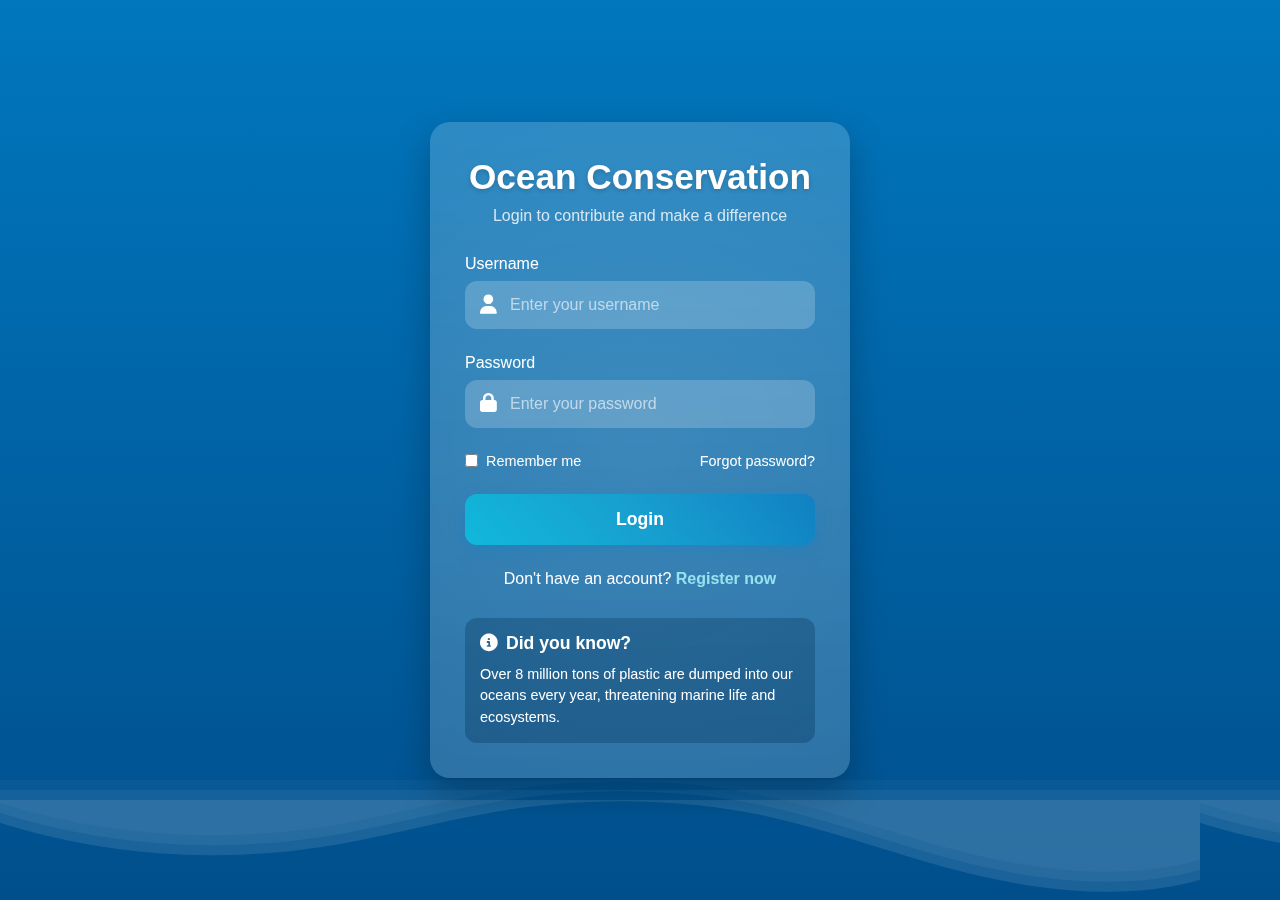
<file: login/Login.html>
<!DOCTYPE html>
<html lang="en">
<head>
    <meta charset="UTF-8">
    <meta name="viewport" content="width=device-width, initial-scale=1.0">
    <title>Ocean Conservation Portal</title>
    <link rel="stylesheet" href="https://cdnjs.cloudflare.com/ajax/libs/font-awesome/6.4.0/css/all.min.css">
    <style>
        * {
            margin: 0;
            padding: 0;
            box-sizing: border-box;
            font-family: 'Segoe UI', Tahoma, Geneva, Verdana, sans-serif;
        }
        
        body {
            display: flex;
            justify-content: center;
            align-items: center;
            min-height: 100vh;
            background: linear-gradient(to bottom, #0077be, #003b73, #001a33);
            background-size: 100% 300%;
            animation: oceanGradient 15s ease infinite;
            padding: 20px;
        }
        
        @keyframes oceanGradient {
            0% { background-position: 0% 0%; }
            50% { background-position: 0% 50%; }
            100% { background-position: 0% 0%; }
        }
        
        .container {
            width: 100%;
            max-width: 420px;
            background: rgba(255, 255, 255, 0.15);
            backdrop-filter: blur(10px);
            border-radius: 20px;
            padding: 35px;
            box-shadow: 0 15px 35px rgba(0, 0, 0, 0.25);
            overflow: hidden;
            position: relative;
        }
        
        .container::before {
            content: '';
            position: absolute;
            top: -50%;
            left: -50%;
            width: 200%;
            height: 200%;
            background: radial-gradient(circle, rgba(255, 255, 255, 0.1) 0%, transparent 70%);
            transform: rotate(0deg);
            animation: shine 8s linear infinite;
            pointer-events: none;
        }
        
        @keyframes shine {
            to {
                transform: rotate(360deg);
            }
        }
        
        .login-header {
            text-align: center;
            margin-bottom: 30px;
            color: white;
        }
        
        .login-header h1 {
            font-size: 2.2rem;
            margin-bottom: 10px;
            font-weight: 600;
            text-shadow: 0 2px 5px rgba(0, 0, 0, 0.2);
        }
        
        .login-header p {
            font-size: 1rem;
            opacity: 0.8;
        }
        
        .input-group {
            margin-bottom: 25px;
            position: relative;
        }
        
        .input-group label {
            display: block;
            color: white;
            margin-bottom: 8px;
            font-weight: 500;
        }
        
        .input-group input {
            width: 100%;
            padding: 15px 15px 15px 45px;
            border: none;
            border-radius: 12px;
            background: rgba(255, 255, 255, 0.2);
            color: white;
            font-size: 1rem;
            outline: none;
            transition: all 0.3s ease;
        }
        
        .input-group input::placeholder {
            color: rgba(255, 255, 255, 0.6);
        }
        
        .input-group input:focus {
            background: rgba(255, 255, 255, 0.25);
            box-shadow: 0 0 0 2px rgba(255, 255, 255, 0.5);
        }
        
        .input-group i {
            position: absolute;
            left: 15px;
            top: 40px;
            color: white;
            font-size: 1.2rem;
        }
        
        .remember-forgot {
            display: flex;
            justify-content: space-between;
            margin-bottom: 25px;
            font-size: 0.9rem;
        }
        
        .remember {
            display: flex;
            align-items: center;
            color: white;
        }
        
        .remember input {
            margin-right: 8px;
            accent-color: white;
        }
        
        .forgot a {
            color: white;
            text-decoration: none;
            transition: all 0.3s ease;
        }
        
        .forgot a:hover {
            text-decoration: underline;
        }
        
        .login-btn {
            width: 100%;
            padding: 15px;
            border: none;
            border-radius: 12px;
            background: linear-gradient(45deg, #00b4d8, #0077be);
            color: white;
            font-size: 1.1rem;
            font-weight: 600;
            cursor: pointer;
            transition: all 0.3s ease;
            box-shadow: 0 5px 15px rgba(0, 119, 190, 0.4);
        }
        
        .login-btn:hover {
            background: linear-gradient(45deg, #0096c7, #005b8a);
            transform: translateY(-2px);
            box-shadow: 0 8px 20px rgba(0, 119, 190, 0.5);
        }
        
        .register-link {
            text-align: center;
            margin-top: 25px;
            color: white;
        }
        
        .register-link a {
            color: #90e0ef;
            text-decoration: none;
            font-weight: 600;
            transition: all 0.3s ease;
        }
        
        .register-link a:hover {
            text-decoration: underline;
            color: #caf0f8;
        }
        
        .ocean-facts {
            margin-top: 30px;
            padding: 15px;
            background: rgba(0, 55, 94, 0.4);
            border-radius: 12px;
            color: white;
            font-size: 0.9rem;
        }
        
        .ocean-facts h3 {
            margin-bottom: 10px;
            font-size: 1.1rem;
            display: flex;
            align-items: center;
        }
        
        .ocean-facts h3 i {
            margin-right: 8px;
        }
        
        .fact {
            display: none;
            line-height: 1.5;
        }
        
        .fact.active {
            display: block;
            animation: fadeIn 1s ease;
        }
        
        @keyframes fadeIn {
            from { opacity: 0; }
            to { opacity: 1; }
        }
        
        .wave {
            position: absolute;
            bottom: 0;
            left: 0;
            width: 100%;
            height: 100px;
            background: url('data:image/svg+xml;utf8,<svg xmlns="http://www.w3.org/2000/svg" viewBox="0 0 1200 120" preserveAspectRatio="none"><path d="M321.39,56.44c58-10.79,114.16-30.13,172-41.86,82.39-16.72,168.19-17.73,250.45-.39C823.78,31,906.67,72,985.66,92.83c70.05,18.48,146.53,26.09,214.34,3V0H0V27.35A600.21,600.21,0,0,0,321.39,56.44Z" fill="rgba(255,255,255,0.1)"></path></svg>');
            background-size: 1200px 100px;
            animation: wave 12s linear infinite;
            z-index: -1;
        }
        
        .wave:nth-child(2) {
            bottom: 10px;
            opacity: 0.5;
            animation: wave 10s linear infinite reverse;
        }
        
        .wave:nth-child(3) {
            bottom: 20px;
            opacity: 0.3;
            animation: wave 8s linear infinite;
        }
        
        @keyframes wave {
            0% { background-position-x: 0; }
            100% { background-position-x: 1200px; }
        }
        
        @media (max-width: 480px) {
            .container {
                padding: 25px;
            }
            
            .login-header h1 {
                font-size: 1.8rem;
            }
        }
    </style>
</head>
<body>
    <div class="wave"></div>
    <div class="wave"></div>
    <div class="wave"></div>
    
    <div class="container">
        <div class="login-header">
            <h1>Ocean Conservation</h1>
            <p>Login to contribute and make a difference</p>
        </div>
        
        <form>
            <div class="input-group">
                <label for="username">Username</label>
                <i class="fas fa-user"></i>
                <input type="text" id="username" placeholder="Enter your username" required>
            </div>
            
            <div class="input-group">
                <label for="password">Password</label>
                <i class="fas fa-lock"></i>
                <input type="password" id="password" placeholder="Enter your password" required>
            </div>
            
            <div class="remember-forgot">
                <div class="remember">
                    <input type="checkbox" id="remember">
                    <label for="remember">Remember me</label>
                </div>
                <div class="forgot">
                    <a href="#">Forgot password?</a>
                </div>
            </div>
            
            <button type="submit" class="login-btn">Login</button>
            
            <div class="register-link">
                <p>Don't have an account? <a href="#">Register now</a></p>
            </div>
        </form>
        
        <div class="ocean-facts">
            <h3><i class="fas fa-info-circle"></i> Did you know?</h3>
            <div class="fact active">
                Over 8 million tons of plastic are dumped into our oceans every year, threatening marine life and ecosystems.
            </div>
            <div class="fact">
                Coral reefs, home to 25% of all marine life, are dying at an alarming rate due to ocean warming and acidification.
            </div>
            <div class="fact">
                By 2050, there could be more plastic in the ocean than fish if current trends continue.
            </div>
            <div class="fact">
                Overfishing has reduced the population of large predatory fish, such as tuna and marlin, by 90% since the 1950s.
            </div>
        </div>
    </div>

    <script>
        // Ocean facts rotation
        const facts = document.querySelectorAll('.fact');
        let currentFact = 0;
        
        function changeFact() {
            facts[currentFact].classList.remove('active');
            currentFact = (currentFact + 1) % facts.length;
            facts[currentFact].classList.add('active');
        }
        
        setInterval(changeFact, 5000);
        
        // Form validation
        const loginForm = document.querySelector('form');
        loginForm.addEventListener('submit', function(e) {
            e.preventDefault();
            
            const username = document.getElementById('username').value;
            const password = document.getElementById('password').value;
            
            if (username.trim() === '') {
                alert('Please enter your username');
                return;
            }
            
            if (password.length < 6) {
                alert('Password must be at least 6 characters long');
                return;
            }
            
            // Simulate successful login
            alert('Login successful! Welcome to the Ocean Conservation Portal.');
            loginForm.reset();
        });
    </script>
</body>
</html>
</file>
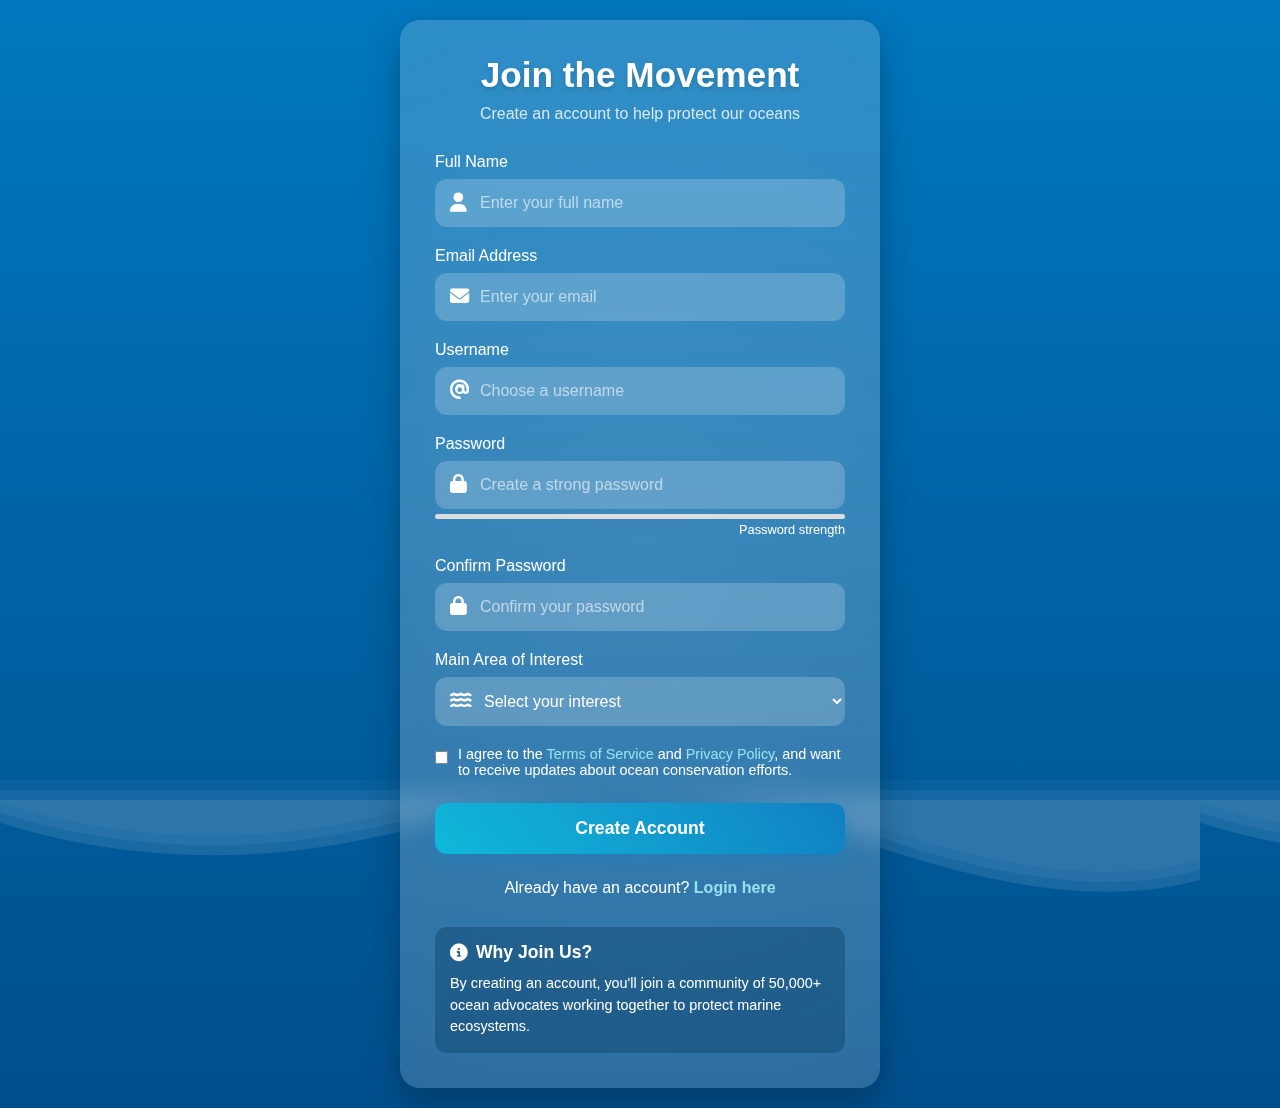
<file: login/usersignup.html>
<!DOCTYPE html>
<html lang="en">
<head>
    <meta charset="UTF-8">
    <meta name="viewport" content="width=device-width, initial-scale=1.0">
    <title>Join Ocean Conservation</title>
    <link rel="stylesheet" href="https://cdnjs.cloudflare.com/ajax/libs/font-awesome/6.4.0/css/all.min.css">
    <style>
        * {
            margin: 0;
            padding: 0;
            box-sizing: border-box;
            font-family: 'Segoe UI', Tahoma, Geneva, Verdana, sans-serif;
        }
        
        body {
            display: flex;
            justify-content: center;
            align-items: center;
            min-height: 100vh;
            background: linear-gradient(to bottom, #0077be, #003b73, #001a33);
            background-size: 100% 300%;
            animation: oceanGradient 15s ease infinite;
            padding: 20px;
        }
        
        @keyframes oceanGradient {
            0% { background-position: 0% 0%; }
            50% { background-position: 0% 50%; }
            100% { background-position: 0% 0%; }
        }
        
        .container {
            width: 100%;
            max-width: 480px;
            background: rgba(255, 255, 255, 0.15);
            backdrop-filter: blur(10px);
            border-radius: 20px;
            padding: 35px;
            box-shadow: 0 15px 35px rgba(0, 0, 0, 0.25);
            overflow: hidden;
            position: relative;
        }
        
        .container::before {
            content: '';
            position: absolute;
            top: -50%;
            left: -50%;
            width: 200%;
            height: 200%;
            background: radial-gradient(circle, rgba(255, 255, 255, 0.1) 0%, transparent 70%);
            transform: rotate(0deg);
            animation: shine 8s linear infinite;
            pointer-events: none;
        }
        
        @keyframes shine {
            to {
                transform: rotate(360deg);
            }
        }
        
        .signup-header {
            text-align: center;
            margin-bottom: 30px;
            color: white;
        }
        
        .signup-header h1 {
            font-size: 2.2rem;
            margin-bottom: 10px;
            font-weight: 600;
            text-shadow: 0 2px 5px rgba(0, 0, 0, 0.2);
        }
        
        .signup-header p {
            font-size: 1rem;
            opacity: 0.8;
        }
        
        .input-group {
            margin-bottom: 20px;
            position: relative;
        }
        
        .input-group label {
            display: block;
            color: white;
            margin-bottom: 8px;
            font-weight: 500;
        }
        
        .input-group input, .input-group select {
            width: 100%;
            padding: 15px 15px 15px 45px;
            border: none;
            border-radius: 12px;
            background: rgba(255, 255, 255, 0.2);
            color: white;
            font-size: 1rem;
            outline: none;
            transition: all 0.3s ease;
        }
        
        .input-group input::placeholder, .input-group select::placeholder {
            color: rgba(255, 255, 255, 0.6);
        }
        
        .input-group input:focus, .input-group select:focus {
            background: rgba(255, 255, 255, 0.25);
            box-shadow: 0 0 0 2px rgba(255, 255, 255, 0.5);
        }
        
        .input-group i {
            position: absolute;
            left: 15px;
            top: 40px;
            color: white;
            font-size: 1.2rem;
        }
        
        .password-strength {
            margin-top: 5px;
            height: 5px;
            border-radius: 3px;
            background: #ddd;
            overflow: hidden;
        }
        
        .password-strength-bar {
            height: 100%;
            width: 0%;
            transition: width 0.3s;
            border-radius: 3px;
        }
        
        .password-strength-text {
            font-size: 0.8rem;
            color: white;
            margin-top: 3px;
            text-align: right;
        }
        
        .terms {
            display: flex;
            align-items: flex-start;
            margin-bottom: 25px;
            color: white;
            font-size: 0.9rem;
        }
        
        .terms input {
            margin-top: 5px;
            margin-right: 10px;
            accent-color: white;
        }
        
        .terms a {
            color: #90e0ef;
            text-decoration: none;
        }
        
        .terms a:hover {
            text-decoration: underline;
        }
        
        .signup-btn {
            width: 100%;
            padding: 15px;
            border: none;
            border-radius: 12px;
            background: linear-gradient(45deg, #00b4d8, #0077be);
            color: white;
            font-size: 1.1rem;
            font-weight: 600;
            cursor: pointer;
            transition: all 0.3s ease;
            box-shadow: 0 5px 15px rgba(0, 119, 190, 0.4);
        }
        
        .signup-btn:hover {
            background: linear-gradient(45deg, #0096c7, #005b8a);
            transform: translateY(-2px);
            box-shadow: 0 8px 20px rgba(0, 119, 190, 0.5);
        }
        
        .login-link {
            text-align: center;
            margin-top: 25px;
            color: white;
        }
        
        .login-link a {
            color: #90e0ef;
            text-decoration: none;
            font-weight: 600;
            transition: all 0.3s ease;
        }
        
        .login-link a:hover {
            text-decoration: underline;
            color: #caf0f8;
        }
        
        .ocean-facts {
            margin-top: 30px;
            padding: 15px;
            background: rgba(0, 55, 94, 0.4);
            border-radius: 12px;
            color: white;
            font-size: 0.9rem;
        }
        
        .ocean-facts h3 {
            margin-bottom: 10px;
            font-size: 1.1rem;
            display: flex;
            align-items: center;
        }
        
        .ocean-facts h3 i {
            margin-right: 8px;
        }
        
        .fact {
            display: none;
            line-height: 1.5;
        }
        
        .fact.active {
            display: block;
            animation: fadeIn 1s ease;
        }
        
        @keyframes fadeIn {
            from { opacity: 0; }
            to { opacity: 1; }
        }
        
        .wave {
            position: absolute;
            bottom: 0;
            left: 0;
            width: 100%;
            height: 100px;
            background: url('data:image/svg+xml;utf8,<svg xmlns="http://www.w3.org/2000/svg" viewBox="0 0 1200 120" preserveAspectRatio="none"><path d="M321.39,56.44c58-10.79,114.16-30.13,172-41.86,82.39-16.72,168.19-17.73,250.45-.39C823.78,31,906.67,72,985.66,92.83c70.05,18.48,146.53,26.09,214.34,3V0H0V27.35A600.21,600.21,0,0,0,321.39,56.44Z" fill="rgba(255,255,255,0.1)"></path></svg>');
            background-size: 1200px 100px;
            animation: wave 12s linear infinite;
            z-index: -1;
        }
        
        .wave:nth-child(2) {
            bottom: 10px;
            opacity: 0.5;
            animation: wave 10s linear infinite reverse;
        }
        
        .wave:nth-child(3) {
            bottom: 20px;
            opacity: 0.3;
            animation: wave 8s linear infinite;
        }
        
        @keyframes wave {
            0% { background-position-x: 0; }
            100% { background-position-x: 1200px; }
        }
        
        @media (max-width: 480px) {
            .container {
                padding: 25px;
            }
            
            .signup-header h1 {
                font-size: 1.8rem;
            }
        }
    </style>
</head>
<body>
    <div class="wave"></div>
    <div class="wave"></div>
    <div class="wave"></div>
    
    <div class="container">
        <div class="signup-header">
            <h1>Join the Movement</h1>
            <p>Create an account to help protect our oceans</p>
        </div>
        
        <form>
            <div class="input-group">
                <label for="fullname">Full Name</label>
                <i class="fas fa-user"></i>
                <input type="text" id="fullname" placeholder="Enter your full name" required>
            </div>
            
            <div class="input-group">
                <label for="email">Email Address</label>
                <i class="fas fa-envelope"></i>
                <input type="email" id="email" placeholder="Enter your email" required>
            </div>
            
            <div class="input-group">
                <label for="username">Username</label>
                <i class="fas fa-at"></i>
                <input type="text" id="username" placeholder="Choose a username" required>
            </div>
            
            <div class="input-group">
                <label for="password">Password</label>
                <i class="fas fa-lock"></i>
                <input type="password" id="password" placeholder="Create a strong password" required>
                <div class="password-strength">
                    <div class="password-strength-bar" id="password-strength-bar"></div>
                </div>
                <div class="password-strength-text" id="password-strength-text">Password strength</div>
            </div>
            
            <div class="input-group">
                <label for="confirm-password">Confirm Password</label>
                <i class="fas fa-lock"></i>
                <input type="password" id="confirm-password" placeholder="Confirm your password" required>
            </div>
            
            <div class="input-group">
                <label for="interest">Main Area of Interest</label>
                <i class="fas fa-water"></i>
                <select id="interest" required>
                    <option value="" disabled selected>Select your interest</option>
                    <option value="plastic">Plastic Pollution</option>
                    <option value="coral">Coral Reef Protection</option>
                    <option value="species">Marine Species Conservation</option>
                    <option value="fishing">Sustainable Fishing</option>
                    <option value="climate">Climate Change Impact</option>
                </select>
            </div>
            
            <div class="terms">
                <input type="checkbox" id="agree-terms" required>
                <label for="agree-terms">I agree to the <a href="#">Terms of Service</a> and <a href="#">Privacy Policy</a>, and want to receive updates about ocean conservation efforts.</label>
            </div>
            
            <button type="submit" class="signup-btn">Create Account</button>
            
            <div class="login-link">
                <p>Already have an account? <a href="#">Login here</a></p>
            </div>
        </form>
        
        <div class="ocean-facts">
            <h3><i class="fas fa-info-circle"></i> Why Join Us?</h3>
            <div class="fact active">
                By creating an account, you'll join a community of 50,000+ ocean advocates working together to protect marine ecosystems.
            </div>
            <div class="fact">
                Members get access to exclusive resources, events, and opportunities to participate in real conservation projects.
            </div>
            <div class="fact">
                Track your impact and see how your contributions help reduce plastic pollution and protect marine life.
            </div>
            <div class="fact">
                Connect with scientists, researchers, and fellow ocean lovers who share your passion for marine conservation.
            </div>
        </div>
    </div>

    <script>
        // Ocean facts rotation
        const facts = document.querySelectorAll('.fact');
        let currentFact = 0;
        
        function changeFact() {
            facts[currentFact].classList.remove('active');
            currentFact = (currentFact + 1) % facts.length;
            facts[currentFact].classList.add('active');
        }
        
        setInterval(changeFact, 5000);
        
        // Password strength checker
        const passwordInput = document.getElementById('password');
        const strengthBar = document.getElementById('password-strength-bar');
        const strengthText = document.getElementById('password-strength-text');
        
        passwordInput.addEventListener('input', function() {
            const password = passwordInput.value;
            let strength = 0;
            
            // Check password strength
            if (password.length >= 8) strength += 25;
            if (/[A-Z]/.test(password)) strength += 25;
            if (/[0-9]/.test(password)) strength += 25;
            if (/[^A-Za-z0-9]/.test(password)) strength += 25;
            
            // Update strength bar and text
            strengthBar.style.width = strength + '%';
            
            if (strength < 50) {
                strengthBar.style.background = '#ff4d4d';
                strengthText.textContent = 'Weak password';
            } else if (strength < 75) {
                strengthBar.style.background = '#ffa64d';
                strengthText.textContent = 'Medium password';
            } else if (strength < 100) {
                strengthBar.style.background = '#2eb82e';
                strengthText.textContent = 'Strong password';
            } else {
                strengthBar.style.background = '#009900';
                strengthText.textContent = 'Very strong password';
            }
            
            if (password.length === 0) {
                strengthText.textContent = 'Password strength';
            }
        });
        
        // Form validation
        const signupForm = document.querySelector('form');
        signupForm.addEventListener('submit', function(e) {
            e.preventDefault();
            
            const fullname = document.getElementById('fullname').value;
            const email = document.getElementById('email').value;
            const username = document.getElementById('username').value;
            const password = document.getElementById('password').value;
            const confirmPassword = document.getElementById('confirm-password').value;
            const interest = document.getElementById('interest').value;
            const agreeTerms = document.getElementById('agree-terms').checked;
            
            // Basic validation
            if (fullname.trim() === '') {
                alert('Please enter your full name');
                return;
            }
            
            if (!email.includes('@') || !email.includes('.')) {
                alert('Please enter a valid email address');
                return;
            }
            
            if (username.length < 3) {
                alert('Username must be at least 3 characters long');
                return;
            }
            
            if (password.length < 8) {
                alert('Password must be at least 8 characters long');
                return;
            }
            
            if (password !== confirmPassword) {
                alert('Passwords do not match');
                return;
            }
            
            if (interest === '') {
                alert('Please select your area of interest');
                return;
            }
            
            if (!agreeTerms) {
                alert('You must agree to the terms and conditions');
                return;
            }
            
            // Simulate successful signup
            alert('Account created successfully! Welcome to the Ocean Conservation community.');
            signupForm.reset();
            strengthBar.style.width = '0%';
            strengthText.textContent = 'Password strength';
        });
    </script>
</body>
</html>
</file>
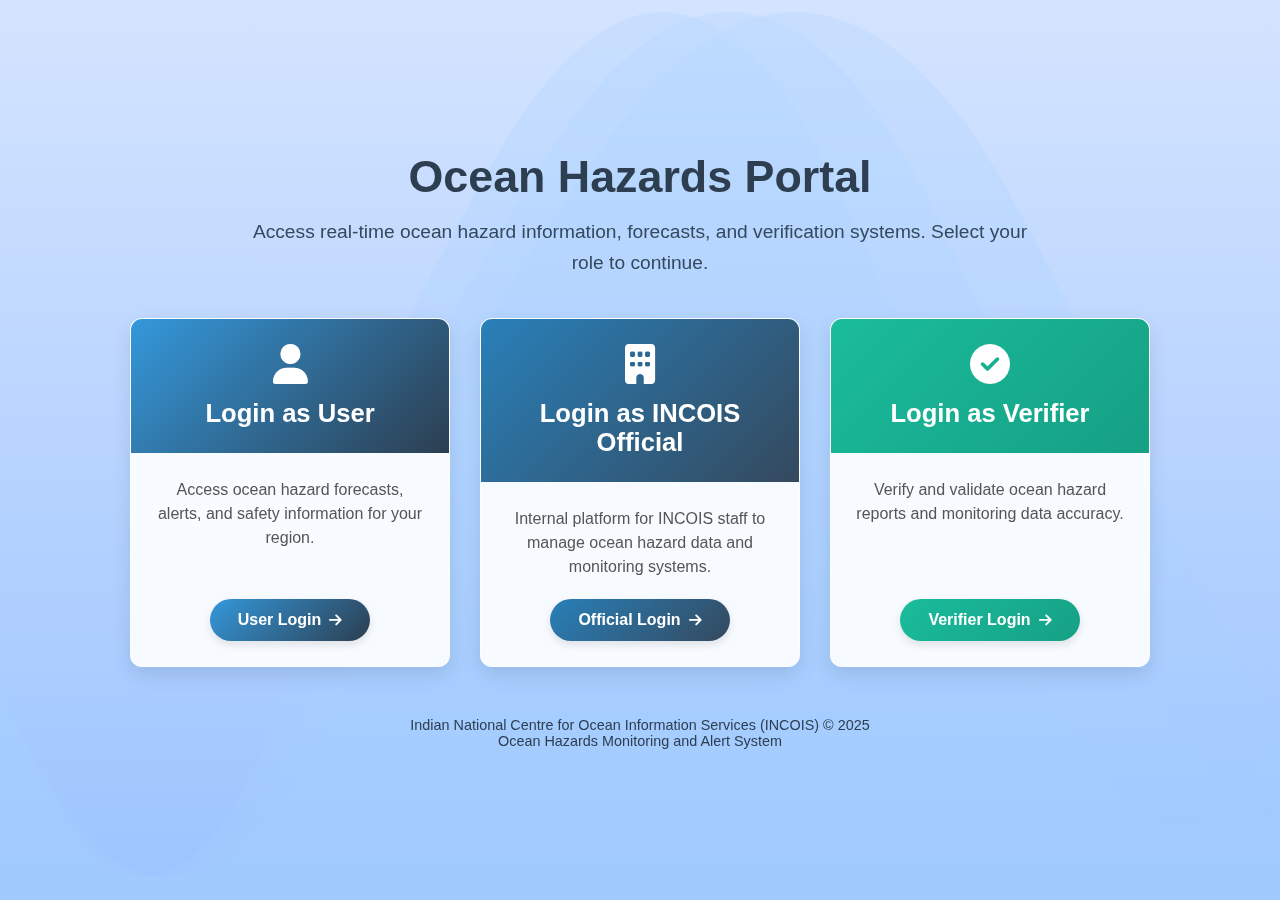
<file: templates/official/Login.html>
<!DOCTYPE html>
<html lang="en">
<head>
    <meta charset="UTF-8">
    <meta name="viewport" content="width=device-width, initial-scale=1.0">
    <title>Ocean Hazards Portal - Login</title>
    <link rel="stylesheet" href="https://cdnjs.cloudflare.com/ajax/libs/font-awesome/6.4.0/css/all.min.css">
    <style>
        * {
            margin: 0;
            padding: 0;
            box-sizing: border-box;
            font-family: 'Segoe UI', Tahoma, Geneva, Verdana, sans-serif;
        }
        
        body {
            background: linear-gradient(to bottom, #e6f0ff, #cce0ff, #b3d1ff);
            min-height: 100vh;
            display: flex;
            justify-content: center;
            align-items: center;
            padding: 20px;
            color: #333;
            overflow: hidden;
            position: relative;
        }
        
        /* Subtle Water Wave Effect */
        .waves {
            position: fixed;
            bottom: 0;
            left: 0;
            width: 100%;
            height: 100%;
            z-index: -1;
            opacity: 0.6;
        }
        
        .wave {
            position: absolute;
            bottom: 0;
            left: 0;
            width: 200%;
            height: 100%;
            background: url('data:image/svg+xml,<svg xmlns="http://www.w3.org/2000/svg" viewBox="0 0 1200 120" preserveAspectRatio="none"><path d="M321.39,56.44c58-10.79,114.16-30.13,172-41.86,82.39-16.72,168.19-17.73,250.45-.39C823.78,31,906.67,72,985.66,92.83c70.05,18.48,146.53,26.09,214.34,3V120H0V90.72C48.86,112.15,101.45,119.23,153.79,116.42,219.36,113.18,282.52,95.29,321.39,56.44Z" fill="%23a8d1ff"></path></svg>');
            background-size: 50% 100%;
            transform-origin: center bottom;
        }
        
        .wave1 {
            animation: wave-animation 25s linear infinite;
            opacity: 0.4;
            background-position: 0 80%;
        }
        
        .wave2 {
            animation: wave-animation 20s linear infinite;
            animation-delay: -5s;
            opacity: 0.3;
            background-position: 0 60%;
            background-size: 55% 100%;
        }
        
        .wave3 {
            animation: wave-animation 15s linear infinite;
            animation-delay: -2s;
            opacity: 0.2;
            background-position: 0 40%;
            background-size: 60% 100%;
        }
        
        @keyframes wave-animation {
            0% {
                transform: translateX(0);
            }
            50% {
                transform: translateX(-25%);
            }
            100% {
                transform: translateX(-50%);
            }
        }
        
        .container {
            width: 100%;
            max-width: 1200px;
            text-align: center;
            z-index: 2;
            position: relative;
        }
        
        .header {
            margin-bottom: 40px;
            color: #2c3e50;
        }
        
        .header h1 {
            font-size: 2.8rem;
            margin-bottom: 15px;
            font-weight: 600;
        }
        
        .header p {
            font-size: 1.2rem;
            max-width: 800px;
            margin: 0 auto;
            line-height: 1.6;
            color: #34495e;
        }
        
        .login-options {
            display: flex;
            justify-content: center;
            flex-wrap: wrap;
            gap: 30px;
            margin-top: 30px;
        }
        
        .login-card {
            background: rgba(255, 255, 255, 0.9);
            border-radius: 12px;
            overflow: hidden;
            width: 320px;
            box-shadow: 0 8px 20px rgba(0, 0, 0, 0.1);
            transition: transform 0.3s ease, box-shadow 0.3s ease;
            backdrop-filter: blur(5px);
            border: 1px solid rgba(255, 255, 255, 0.5);
            display: flex;
            flex-direction: column;
        }
        
        .login-card:hover {
            transform: translateY(-5px);
            box-shadow: 0 12px 25px rgba(0, 0, 0, 0.15);
        }
        
        .card-header {
            padding: 25px 20px;
            color: white;
        }
        
        .card-header i {
            font-size: 2.5rem;
            margin-bottom: 15px;
        }
        
        .card-header h2 {
            font-size: 1.6rem;
            font-weight: 600;
        }
        
        .user .card-header {
            background: linear-gradient(135deg, #3498db, #2c3e50);
        }
        
        .official .card-header {
            background: linear-gradient(135deg, #2980b9, #34495e);
        }
        
        .verifier .card-header {
            background: linear-gradient(135deg, #1abc9c, #16a085);
        }
        
        .card-body {
            padding: 25px;
            display: flex;
            flex-direction: column;
            flex-grow: 1;
        }
        
        .card-body p {
            margin-bottom: 20px;
            line-height: 1.5;
            color: #555;
            flex-grow: 1;
        }
        
        .btn-container {
            margin-top: auto;
            display: flex;
            justify-content: center;
        }
        
        .btn {
            display: inline-flex;
            align-items: center;
            justify-content: center;
            padding: 12px 28px;
            color: white;
            text-decoration: none;
            border-radius: 50px;
            font-weight: 600;
            transition: all 0.3s ease;
            box-shadow: 0 4px 8px rgba(0, 0, 0, 0.1);
            border: none;
            cursor: pointer;
            font-size: 1rem;
            position: relative;
            overflow: hidden;
            min-width: 160px;
        }
        
        .btn span {
            position: relative;
            z-index: 2;
        }
        
        .btn i {
            margin-left: 8px;
            transition: transform 0.3s ease;
            font-size: 0.9rem;
        }
        
        .btn::before {
            content: '';
            position: absolute;
            top: 0;
            left: -100%;
            width: 100%;
            height: 100%;
            background: linear-gradient(90deg, transparent, rgba(255, 255, 255, 0.2), transparent);
            transition: left 0.5s ease;
        }
        
        .btn:hover::before {
            left: 100%;
        }
        
        .btn:hover i {
            transform: translateX(4px);
        }
        
        .user .btn {
            background: linear-gradient(135deg, #3498db, #2c3e50);
        }
        
        .official .btn {
            background: linear-gradient(135deg, #2980b9, #34495e);
        }
        
        .verifier .btn {
            background: linear-gradient(135deg, #1abc9c, #16a085);
        }
        
        .btn:hover {
            opacity: 0.95;
            transform: translateY(-2px);
            box-shadow: 0 6px 15px rgba(0, 0, 0, 0.2);
        }
        
        .btn:active {
            transform: translateY(0);
            box-shadow: 0 2px 5px rgba(0, 0, 0, 0.1);
        }
        
        .footer {
            margin-top: 50px;
            color: #2c3e50;
            font-size: 0.9rem;
        }
        
        /* Modal Styles */
        .modal {
            display: none;
            position: fixed;
            top: 0;
            left: 0;
            width: 100%;
            height: 100%;
            background-color: rgba(0, 0, 0, 0.7);
            z-index: 100;
            justify-content: center;
            align-items: center;
        }
        
        .modal-content {
            background: white;
            border-radius: 12px;
            width: 90%;
            max-width: 450px;
            padding: 30px;
            box-shadow: 0 10px 30px rgba(0, 0, 0, 0.3);
            position: relative;
            animation: modalFadeIn 0.3s;
        }
        
        @keyframes modalFadeIn {
            from {
                opacity: 0;
                transform: translateY(-50px);
            }
            to {
                opacity: 1;
                transform: translateY(0);
            }
        }
        
        .close-modal {
            position: absolute;
            top: 15px;
            right: 15px;
            font-size: 1.5rem;
            cursor: pointer;
            color: #777;
            transition: color 0.3s;
        }
        
        .close-modal:hover {
            color: #333;
        }
        
        .modal-header {
            margin-bottom: 20px;
            text-align: center;
        }
        
        .modal-header h2 {
            color: #2c3e50;
            margin-bottom: 10px;
        }
        
        .modal-header p {
            color: #7f8c8d;
        }
        
        .form-group {
            margin-bottom: 20px;
            text-align: left;
        }
        
        .form-group label {
            display: block;
            margin-bottom: 8px;
            font-weight: 600;
            color: #2c3e50;
        }
        
        .form-control {
            width: 100%;
            padding: 12px 15px;
            border: 1px solid #ddd;
            border-radius: 8px;
            font-size: 1rem;
            transition: border-color 0.3s, box-shadow 0.3s;
        }
        
        .form-control:focus {
            outline: none;
            border-color: #3498db;
            box-shadow: 0 0 0 3px rgba(52, 152, 219, 0.2);
        }
        
        .form-options {
            display: flex;
            justify-content: space-between;
            align-items: center;
            margin-bottom: 20px;
            font-size: 0.9rem;
        }
        
        .remember-me {
            display: flex;
            align-items: center;
        }
        
        .remember-me input {
            margin-right: 8px;
        }
        
        .forgot-password {
            color: #3498db;
            text-decoration: none;
            transition: color 0.3s;
        }
        
        .forgot-password:hover {
            color: #2980b9;
            text-decoration: underline;
        }
        
        .modal-btn {
            width: 100%;
            padding: 12px;
            background: linear-gradient(135deg, #3498db, #2980b9);
            color: white;
            border: none;
            border-radius: 8px;
            font-size: 1rem;
            font-weight: 600;
            cursor: pointer;
            transition: all 0.3s;
        }
        
        .modal-btn:hover {
            background: linear-gradient(135deg, #2980b9, #2573a7);
            transform: translateY(-2px);
            box-shadow: 0 4px 10px rgba(0, 0, 0, 0.2);
        }
        
        .modal-footer {
            margin-top: 20px;
            text-align: center;
            font-size: 0.9rem;
            color: #7f8c8d;
        }
        
        .otp-container {
            display: flex;
            justify-content: space-between;
            margin-bottom: 20px;
        }
        
        .otp-input {
            width: 50px;
            height: 50px;
            text-align: center;
            font-size: 1.2rem;
            border: 1px solid #ddd;
            border-radius: 8px;
            transition: border-color 0.3s, box-shadow 0.3s;
        }
        
        .otp-input:focus {
            outline: none;
            border-color: #3498db;
            box-shadow: 0 0 0 3px rgba(52, 152, 219, 0.2);
        }
        
        .resend-otp {
            color: #3498db;
            cursor: pointer;
            text-decoration: none;
            transition: color 0.3s;
        }
        
        .resend-otp:hover {
            color: #2980b9;
            text-decoration: underline;
        }
        
        @media (max-width: 1000px) {
            .login-options {
                flex-direction: column;
                align-items: center;
            }
            
            .login-card {
                width: 100%;
                max-width: 400px;
            }
        }
    </style>
</head>
<body>
    <!-- Subtle Water Wave Background -->
    <div class="waves">
        <div class="wave wave1"></div>
        <div class="wave wave2"></div>
        <div class="wave wave3"></div>
    </div>
    
    <div class="container">
        <div class="header">
            <h1>Ocean Hazards Portal</h1>
            <p>Access real-time ocean hazard information, forecasts, and verification systems. Select your role to continue.</p>
        </div>
        
        <div class="login-options">
            <div class="login-card user">
                <div class="card-header">
                    <i class="fas fa-user"></i>
                    <h2>Login as User</h2>
                </div>
                <div class="card-body">
                    <p>Access ocean hazard forecasts, alerts, and safety information for your region.</p>
                    <div class="btn-container">
                        <a href="#" class="btn" onclick="openLoginModal('user')"><span>User Login</span> <i class="fas fa-arrow-right"></i></a>
                    </div>
                </div>
            </div>
            
            <div class="login-card official">
                <div class="card-header">
                    <i class="fas fa-building"></i>
                    <h2>Login as INCOIS Official</h2>
                </div>
                <div class="card-body">
                    <p>Internal platform for INCOIS staff to manage ocean hazard data and monitoring systems.</p>
                    <div class="btn-container">
                        <a href="#" class="btn" onclick="openLoginModal('official')"><span>Official Login</span> <i class="fas fa-arrow-right"></i></a>
                    </div>
                </div>
            </div>
            
            <div class="login-card verifier">
                <div class="card-header">
                    <i class="fas fa-check-circle"></i>
                    <h2>Login as Verifier</h2>
                </div>
                <div class="card-body">
                    <p>Verify and validate ocean hazard reports and monitoring data accuracy.</p>
                    <div class="btn-container">
                        <a href="#" class="btn" onclick="openLoginModal('verifier')"><span>Verifier Login</span> <i class="fas fa-arrow-right"></i></a>
                    </div>
                </div>
            </div>
        </div>
        
        <div class="footer">
            <p>Indian National Centre for Ocean Information Services (INCOIS) &copy; 2025</p>
            <p>Ocean Hazards Monitoring and Alert System</p>
        </div>
    </div>

    <!-- Login Modal -->
    <div class="modal" id="loginModal">
        <div class="modal-content">
            <span class="close-modal" onclick="closeModal('loginModal')">&times;</span>
            <div class="modal-header">
                <h2 id="modalTitle">Login to Portal</h2>
                <p>Enter your credentials to access the system</p>
            </div>
            <form id="loginForm">
                <div class="form-group">
                    <label for="username">Username</label>
                    <input type="text" id="username" class="form-control" placeholder="Enter your username" required>
                </div>
                <div class="form-group">
                    <label for="password">Password</label>
                    <input type="password" id="password" class="form-control" placeholder="Enter your password" required>
                </div>
                <div class="form-options">
                    <div class="remember-me">
                        <input type="checkbox" id="remember">
                        <label for="remember">Remember me</label>
                    </div>
                    <a href="#" class="forgot-password" onclick="openForgotPasswordModal()">Forgot Password?</a>
                </div>
                <button type="button" class="modal-btn" onclick="login()">Login</button>
            </form>
            <div class="modal-footer">
                <p>Don't have an account? <a href="#" style="color: #3498db;">Contact Administrator</a></p>
            </div>
        </div>
    </div>

    <!-- Forgot Password Modal -->
    <div class="modal" id="forgotPasswordModal">
        <div class="modal-content">
            <span class="close-modal" onclick="closeModal('forgotPasswordModal')">&times;</span>
            <div class="modal-header">
                <h2>Reset Your Password</h2>
                <p>Enter your email to receive a verification code</p>
            </div>
            <form id="forgotPasswordForm">
                <div class="form-group">
                    <label for="email">Email Address</label>
                    <input type="email" id="email" class="form-control" placeholder="Enter your email address" required>
                </div>
                <button type="button" class="modal-btn" onclick="sendVerificationCode()">Send Verification Code</button>
            </form>
        </div>
    </div>

    <!-- OTP Verification Modal -->
    <div class="modal" id="otpModal">
        <div class="modal-content">
            <span class="close-modal" onclick="closeModal('otpModal')">&times;</span>
            <div class="modal-header">
                <h2>Verify Your Identity</h2>
                <p>Enter the 6-digit code sent to your email</p>
            </div>
            <div class="otp-container">
                <input type="text" class="otp-input" maxlength="1" onkeyup="moveToNext(this, 1)">
                <input type="text" class="otp-input" maxlength="1" onkeyup="moveToNext(this, 2)">
                <input type="text" class="otp-input" maxlength="1" onkeyup="moveToNext(this, 3)">
                <input type="text" class="otp-input" maxlength="1" onkeyup="moveToNext(this, 4)">
                <input type="text" class="otp-input" maxlength="1" onkeyup="moveToNext(this, 5)">
                <input type="text" class="otp-input" maxlength="1" onkeyup="moveToNext(this, 6)">
            </div>
            <p style="text-align: center; margin-bottom: 20px;">
                Didn't receive the code? <a href="#" class="resend-otp" onclick="resendOTP()">Resend</a>
            </p>
            <button type="button" class="modal-btn" onclick="verifyOTP()">Verify & Reset Password</button>
        </div>
    </div>

    <!-- New Password Modal -->
    <div class="modal" id="newPasswordModal">
        <div class="modal-content">
            <span class="close-modal" onclick="closeModal('newPasswordModal')">&times;</span>
            <div class="modal-header">
                <h2>Create New Password</h2>
                <p>Your new password must be different from previous used passwords</p>
            </div>
            <form id="newPasswordForm">
                <div class="form-group">
                    <label for="newPassword">New Password</label>
                    <input type="password" id="newPassword" class="form-control" placeholder="Enter new password" required>
                </div>
                <div class="form-group">
                    <label for="confirmPassword">Confirm Password</label>
                    <input type="password" id="confirmPassword" class="form-control" placeholder="Confirm new password" required>
                </div>
                <button type="button" class="modal-btn" onclick="updatePassword()">Update Password</button>
            </form>
        </div>
    </div>

    <script>
        // Global variables
        let currentUserType = '';
        let generatedOTP = '';
        let userEmail = '';

        // Open login modal for specific user type
        function openLoginModal(userType) {
            currentUserType = userType;
            const modalTitle = document.getElementById('modalTitle');
            
            if (userType === 'user') {
                modalTitle.textContent = 'Login as User';
            } else if (userType === 'official') {
                modalTitle.textContent = 'Login as INCOIS Official';
            } else if (userType === 'verifier') {
                modalTitle.textContent = 'Login as Verifier';
            }
            
            document.getElementById('loginModal').style.display = 'flex';
        }

        // Close modal
        function closeModal(modalId) {
            document.getElementById(modalId).style.display = 'none';
        }

        // Open forgot password modal
        function openForgotPasswordModal() {
            closeModal('loginModal');
            document.getElementById('forgotPasswordModal').style.display = 'flex';
        }

        // Login function
        function login() {
            const username = document.getElementById('username').value;
            const password = document.getElementById('password').value;
            
            if (!username || !password) {
                alert('Please enter both username and password');
                return;
            }
            
            // In a real application, this would be an API call to verify credentials
            // For demo purposes, we'll simulate a successful login
            alert(`Login successful as ${currentUserType}! Redirecting to dashboard...`);
            closeModal('loginModal');
            
            // Redirect to the appropriate dashboard (simulated)
            setTimeout(() => {
                if (currentUserType === 'user') {
                    window.location.href = 'index.html';
                } else if (currentUserType === 'official') {
                    window.location.href = 'official.html';
                } else if (currentUserType === 'verifier') {
                    window.location.href = 'verifier.html';
                }
            }, 1000);
        }

        // Send verification code
        function sendVerificationCode() {
            userEmail = document.getElementById('email').value;
            
            if (!userEmail) {
                alert('Please enter your email address');
                return;
            }
            
            // Generate a random 6-digit OTP
            generatedOTP = Math.floor(100000 + Math.random() * 900000).toString();
            
            // In a real application, this would send an email to the user
            // For demo purposes, we'll just show an alert with the OTP
            alert(`Verification code sent to ${userEmail}. In a real application, this would be sent via email.\n\nYour verification code is: ${generatedOTP}`);
            
            closeModal('forgotPasswordModal');
            document.getElementById('otpModal').style.display = 'flex';
        }

        // Move to next OTP input field
        function moveToNext(current, next) {
            if (current.value.length === 1) {
                if (next <= 6) {
                    document.querySelectorAll('.otp-input')[next].focus();
                }
            }
        }

        // Resend OTP
        function resendOTP() {
            // Generate a new OTP
            generatedOTP = Math.floor(100000 + Math.random() * 900000).toString();
            
            // In a real application, this would resend an email to the user
            alert(`New verification code sent to ${userEmail}. In a real application, this would be sent via email.\n\nYour new verification code is: ${generatedOTP}`);
        }

        // Verify OTP
        function verifyOTP() {
            let enteredOTP = '';
            const otpInputs = document.querySelectorAll('.otp-input');
            
            otpInputs.forEach(input => {
                enteredOTP += input.value;
            });
            
            if (enteredOTP === generatedOTP) {
                closeModal('otpModal');
                document.getElementById('newPasswordModal').style.display = 'flex';
            } else {
                alert('Invalid verification code. Please try again.');
            }
        }

        // Update password
        function updatePassword() {
            const newPassword = document.getElementById('newPassword').value;
            const confirmPassword = document.getElementById('confirmPassword').value;
            
            if (!newPassword || !confirmPassword) {
                alert('Please enter and confirm your new password');
                return;
            }
            
            if (newPassword !== confirmPassword) {
                alert('Passwords do not match. Please try again.');
                return;
            }
            
            // In a real application, this would update the password in the database
            alert('Password updated successfully! You can now login with your new password.');
            closeModal('newPasswordModal');
            
            // Clear the OTP inputs
            const otpInputs = document.querySelectorAll('.otp-input');
            otpInputs.forEach(input => {
                input.value = '';
            });
        }

        // Enhance wave animation with JavaScript for more dynamic effect
        document.addEventListener('DOMContentLoaded', function() {
            const waves = document.querySelector('.waves');
            
            // Adjust wave opacity based on time of day (simulated)
            function adjustWaveAppearance() {
                const hours = new Date().getHours();
                const isDaytime = hours > 6 && hours < 20;
                
                document.body.style.background = isDaytime 
                    ? 'linear-gradient(to bottom, #e6f0ff, #cce0ff, #b3d1ff)' 
                    : 'linear-gradient(to bottom, #d4e4ff, #b8d4ff, #9cc4ff)';
                
                const waveElements = document.querySelectorAll('.wave');
                waveElements.forEach(wave => {
                    wave.style.opacity = isDaytime ? 0.6 : 0.4;
                });
            }
            
            // Initial adjustment
            adjustWaveAppearance();
            
            // Add interactive effect to cards on mouse move
            const cards = document.querySelectorAll('.login-card');
            
            document.addEventListener('mousemove', function(e) {
                const x = e.clientX / window.innerWidth;
                const y = e.clientY / window.innerHeight;
                
                // Move waves slightly with mouse for parallax effect
                const wave1 = document.querySelector('.wave1');
                const wave2 = document.querySelector('.wave2');
                const wave3 = document.querySelector('.wave3');
                
                wave1.style.transform = `translateX(${-50 - x * 5}%) translateY(${y * 5}px)`;
                wave2.style.transform = `translateX(${-50 - x * 3}%) translateY(${y * 3}px)`;
                wave3.style.transform = `translateX(${-50 - x * 2}%) translateY(${y * 2}px)`;
                
                // Tilt cards slightly based on mouse position
                cards.forEach(card => {
                    const cardRect = card.getBoundingClientRect();
                    const cardX = (cardRect.left + cardRect.width / 2) / window.innerWidth;
                    const cardY = (cardRect.top + cardRect.height / 2) / window.innerHeight;
                    
                    const distanceX = x - cardX;
                    const distanceY = y - cardY;
                    
                    card.style.transform = `translateY(-5px) rotateY(${distanceX * 3}deg) rotateX(${distanceY * -3}deg)`;
                });
            });
            
            // Reset card transform when mouse leaves document
            document.addEventListener('mouseleave', function() {
                cards.forEach(card => {
                    card.style.transform = 'translateY(-5px)';
                });
                
                // Reset wave positions
                const wave1 = document.querySelector('.wave1');
                const wave2 = document.querySelector('.wave2');
                const wave3 = document.querySelector('.wave3');
                
                wave1.style.transform = 'translateX(0)';
                wave2.style.transform = 'translateX(0)';
                wave3.style.transform = 'translateX(0)';
            });
            
            // Close modal when clicking outside
            window.addEventListener('click', function(e) {
                const modals = document.querySelectorAll('.modal');
                modals.forEach(modal => {
                    if (e.target === modal) {
                        modal.style.display = 'none';
                    }
                });
            });
        });
    </script>
</body>
</html>
</file>
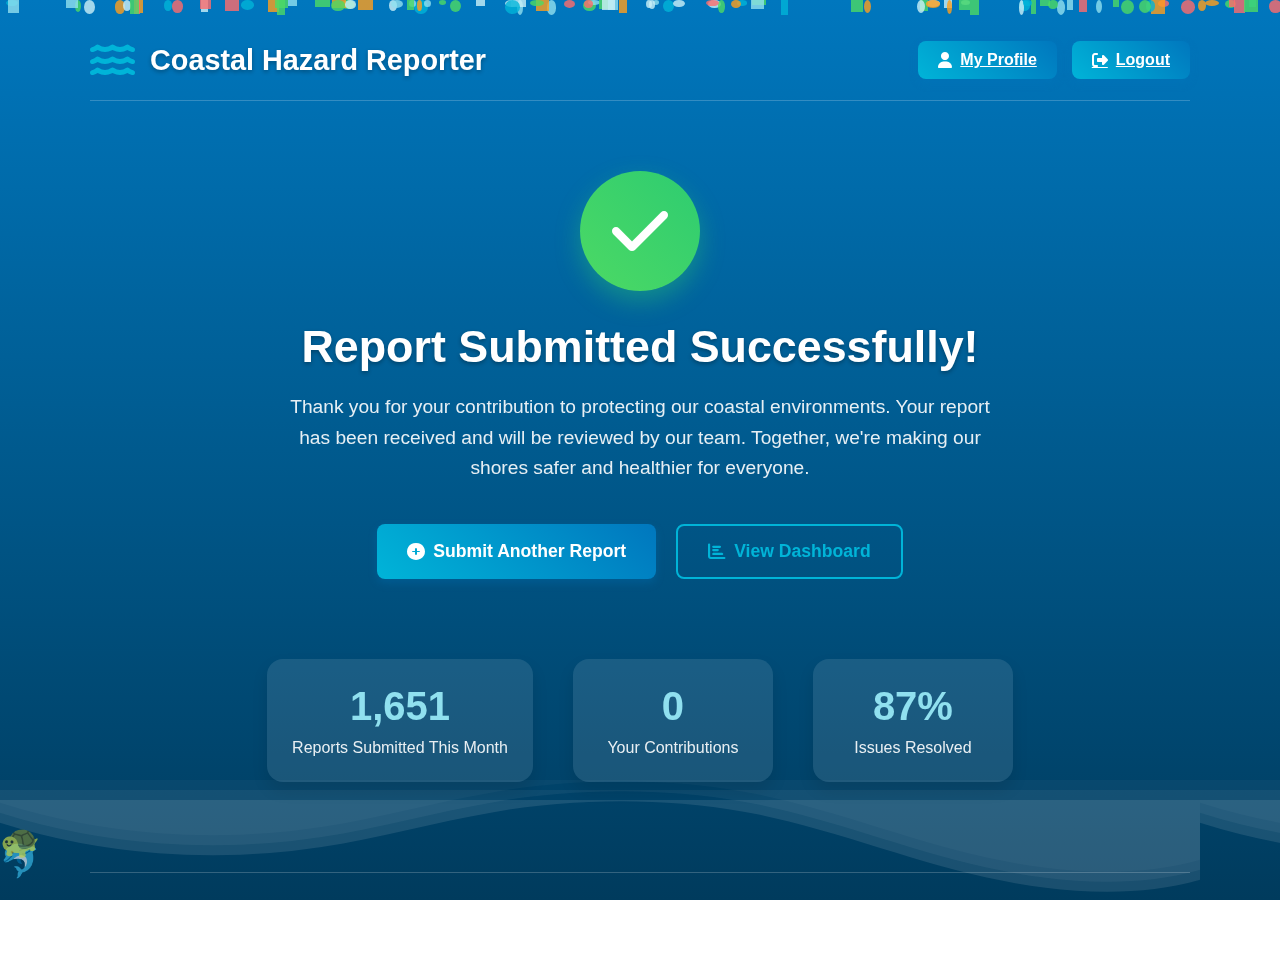
<file: templates/user/success.html>
<!DOCTYPE html>
<html lang="en">
<head>
    <meta charset="UTF-8">
    <meta name="viewport" content="width=device-width, initial-scale=1.0">
    <title>Report Submitted Successfully | Coastal Hazard Reporter</title>
    <link rel="stylesheet" href="https://cdnjs.cloudflare.com/ajax/libs/font-awesome/6.4.0/css/all.min.css">
    <link rel="stylesheet" href="/static/css/success.css">
</head>
<body>
    <div class="wave"></div>
    <div class="wave"></div>
    <div class="wave"></div>
    
    <!-- Celebration elements -->
    <div class="celebration" id="celebration"></div>
    <div class="ocean-life">
        <div class="dolphin">🐬</div>
        <div class="turtle">🐢</div>
    </div>
    
    <div class="container">
        <header>
            <div class="logo">
                <i class="fas fa-water logo-icon"></i>
                <div class="logo-text">Coastal Hazard Reporter</div>
            </div>
            <div class="user-actions">
                <a href="/user/dashboard" class="btn btn-primary">
                    <i class="fas fa-user"></i> My Profile
                </a>
                <a href="/user/logout" class="btn btn-primary">
                    <i class="fas fa-sign-out-alt"></i> Logout
                </a>
            </div>
        </header>
        
        <div class="success-content">
            <div class="success-icon">
                <i class="fas fa-check"></i>
            </div>
            
            <h1 class="success-title">Report Submitted Successfully!</h1>
            
            <p class="success-message">
                Thank you for your contribution to protecting our coastal environments. Your report has been received 
                and will be reviewed by our team. Together, we're making our shores safer and healthier for everyone.
            </p>
            
            <div class="success-actions">
                <button class="btn btn-primary btn-large" id="submit-another">
                    <i class="fas fa-plus-circle"></i> Submit Another Report
                </button>
                <button class="btn btn-outline btn-large" id="view-dashboard">
                    <i class="fas fa-chart-bar"></i> View Dashboard
                </button>
            </div>
            
            <div class="impact-stats">
                <div class="stat-item">
                    <div class="stat-number" id="total-reports">4,218</div>
                    <div class="stat-label">Reports Submitted This Month</div>
                </div>
                
                <div class="stat-item">
                    <div class="stat-number" id="user-contributions">1</div>
                    <div class="stat-label">Your Contributions</div>
                </div>
                
                <div class="stat-item">
                    <div class="stat-number">87%</div>
                    <div class="stat-label">Issues Resolved</div>
                </div>
            </div>
        </div>
        
        <footer>
            <div class="footer-text">© 2023 Coastal Hazard Reporter | Protecting our shores together</div>
        </footer>
    </div>

    <script>
        // Create celebration confetti
        function createConfetti() {
            const celebration = document.getElementById('celebration');
            const colors = ['#00b4d8', '#90e0ef', '#4cd964', '#ff9f1c', '#ff6b6b', '#caf0f8'];
            
            for (let i = 0; i < 100; i++) {
                const confetti = document.createElement('div');
                confetti.className = 'confetti';
                confetti.style.left = Math.random() * 100 + 'vw';
                confetti.style.animationDuration = (Math.random() * 3 + 2) + 's';
                confetti.style.background = colors[Math.floor(Math.random() * colors.length)];
                confetti.style.width = (Math.random() * 10 + 5) + 'px';
                confetti.style.height = (Math.random() * 10 + 5) + 'px';
                confetti.style.borderRadius = Math.random() > 0.5 ? '50%' : '0';
                
                celebration.appendChild(confetti);
                
                // Remove confetti after animation completes
                setTimeout(() => {
                    confetti.remove();
                }, 5000);
            }
        }
        
        // Initialize celebration
        window.addEventListener('load', function() {
            createConfetti();
            
            // Add more confetti every few seconds
            setInterval(() => {
                createConfetti();
            }, 3000);
            
            // Animate stat numbers
            animateValue('total-reports', 0, 4218, 2000);
            animateValue('user-contributions', 0, 1, 1500);
        });
        
        // Animate number counting up
        function animateValue(id, start, end, duration) {
            const obj = document.getElementById(id);
            let startTimestamp = null;
            const step = (timestamp) => {
                if (!startTimestamp) startTimestamp = timestamp;
                const progress = Math.min((timestamp - startTimestamp) / duration, 1);
                obj.innerHTML = Math.floor(progress * (end - start) + start).toLocaleString();
                if (progress < 1) {
                    window.requestAnimationFrame(step);
                }
            };
            window.requestAnimationFrame(step);
        }
        
        // Button actions
        document.getElementById('submit-another').addEventListener('click', function() {
            window.location.href = "/user/index"; // Direct URL to main reporting page
        });
        
        document.getElementById('view-dashboard').addEventListener('click', function() {
            window.location.href = "/user/dashboard"; // Direct URL to dashboard
        });
    </script>
</body>
</html>
</file>
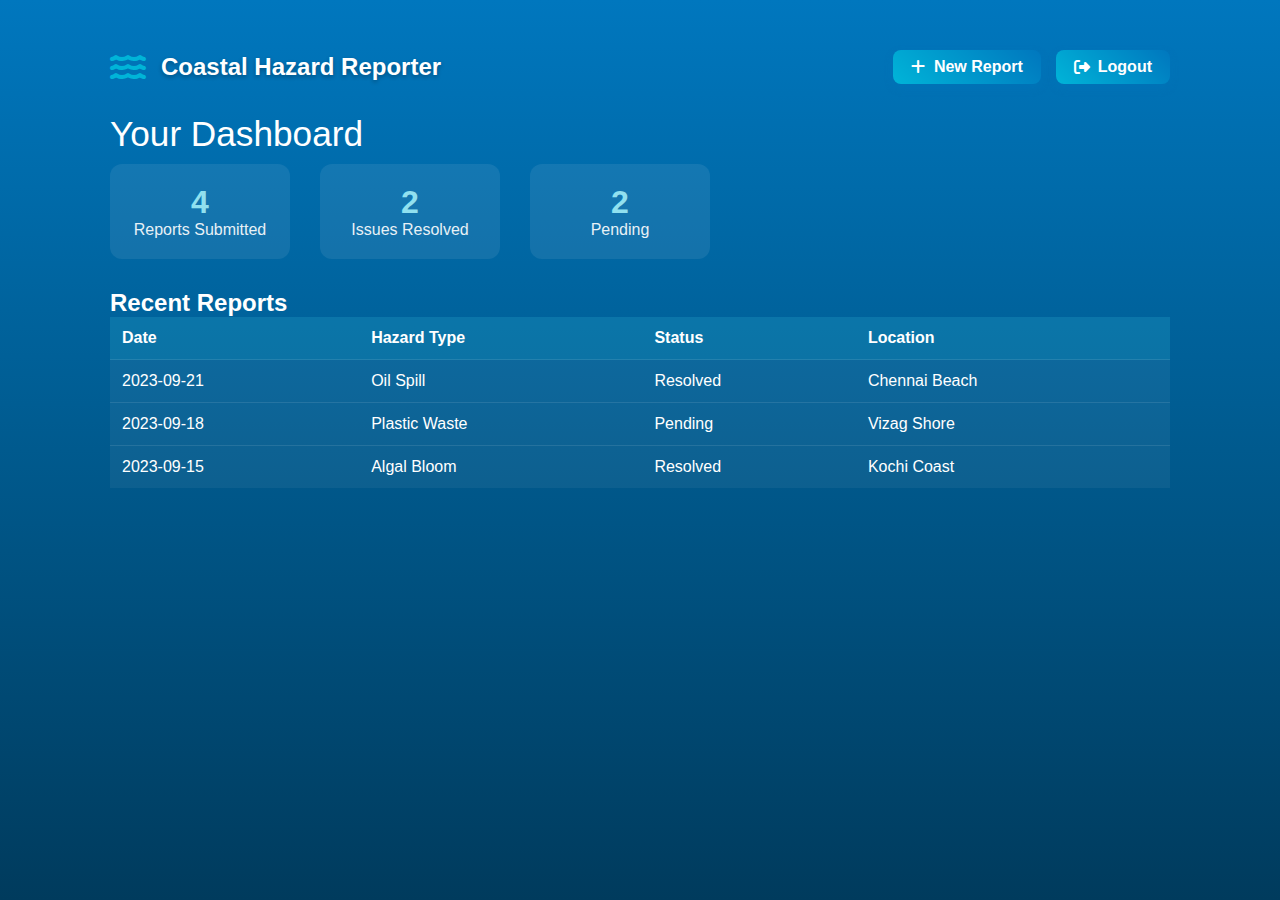
<file: templates/user/userdashboard.html>
<!DOCTYPE html>
<html lang="en">
<head>
    <meta charset="UTF-8">
    <meta name="viewport" content="width=device-width, initial-scale=1.0">
    <title>User Dashboard | Coastal Hazard Reporter</title>
    <link rel="stylesheet" href="https://cdnjs.cloudflare.com/ajax/libs/font-awesome/6.4.0/css/all.min.css">
    <link rel="stylesheet" href="/static/css/user.css">
    <style>
        body {
            background: linear-gradient(to bottom, #0077be, #005a8e, #003b5d);
            color: white;
            min-height: 100vh;
            font-family: 'Segoe UI', Tahoma, Geneva, Verdana, sans-serif;
        }
        .container {
            max-width: 1100px;
            margin: 0 auto;
            padding: 30px 20px;
        }
        .dashboard-header {
            display: flex;
            align-items: center;
            justify-content: space-between;
            margin-bottom: 30px;
        }
        .logo {
            display: flex;
            align-items: center;
            gap: 15px;
        }
        .logo-icon {
            font-size: 2rem;
            color: #00b4d8;
        }
        .logo-text {
            font-size: 1.5rem;
            font-weight: 700;
        }
        .user-actions {
            display: flex;
            gap: 15px;
        }
        .btn {
            padding: 8px 18px;
            border-radius: 8px;
            border: none;
            cursor: pointer;
            font-weight: 600;
            transition: all 0.3s ease;
            display: flex;
            align-items: center;
            gap: 8px;
            text-decoration: none;
            color: white;
        }
        .btn-primary {
            background: linear-gradient(45deg, #00b4d8, #0077be);
            color: white;
        }
        .dashboard-title {
            font-size: 2.2rem;
            margin-bottom: 10px;
        }
        .dashboard-stats {
            display: flex;
            gap: 30px;
            margin-bottom: 30px;
        }
        .stat-card {
            background: rgba(255,255,255,0.08);
            padding: 20px;
            border-radius: 12px;
            min-width: 180px;
            text-align: center;
        }
        .stat-number {
            font-size: 2rem;
            font-weight: 700;
            color: #90e0ef;
        }
        .stat-label {
            font-size: 1rem;
            opacity: 0.9;
        }
        .recent-reports {
            margin-top: 20px;
        }
        .reports-table {
            width: 100%;
            border-collapse: collapse;
            background: rgba(255,255,255,0.05);
        }
        .reports-table th, .reports-table td {
            padding: 12px;
            border-bottom: 1px solid rgba(255,255,255,0.1);
            text-align: left;
        }
        .reports-table th {
            background: rgba(0,180,216,0.15);
        }
        .reports-table tr:last-child td {
            border-bottom: none;
        }
        @media (max-width: 800px) {
            .dashboard-stats {
                flex-direction: column;
                gap: 20px;
            }
        }
    </style>
</head>
<body>
    <div class="container">
        <div class="dashboard-header">
            <div class="logo">
                <i class="fas fa-water logo-icon"></i>
                <div class="logo-text">Coastal Hazard Reporter</div>
            </div>
            <div class="user-actions">
                <a href="/user/index" class="btn btn-primary"><i class="fas fa-plus"></i> New Report</a>
                <a href="/user/logout" class="btn btn-primary"><i class="fas fa-sign-out-alt"></i> Logout</a>
            </div>
        </div>
        <div class="dashboard-title">Your Dashboard</div>
        <div class="dashboard-stats">
            <div class="stat-card">
                <div class="stat-number">4</div>
                <div class="stat-label">Reports Submitted</div>
            </div>
            <div class="stat-card">
                <div class="stat-number">2</div>
                <div class="stat-label">Issues Resolved</div>
            </div>
            <div class="stat-card">
                <div class="stat-number">2</div>
                <div class="stat-label">Pending</div>
            </div>
        </div>
        <div class="recent-reports">
            <h2>Recent Reports</h2>
            <table class="reports-table">
                <thead>
                    <tr>
                        <th>Date</th>
                        <th>Hazard Type</th>
                        <th>Status</th>
                        <th>Location</th>
                    </tr>
                </thead>
                <tbody>
                    <tr>
                        <td>2023-09-21</td>
                        <td>Oil Spill</td>
                        <td>Resolved</td>
                        <td>Chennai Beach</td>
                    </tr>
                    <tr>
                        <td>2023-09-18</td>
                        <td>Plastic Waste</td>
                        <td>Pending</td>
                        <td>Vizag Shore</td>
                    </tr>
                    <tr>
                        <td>2023-09-15</td>
                        <td>Algal Bloom</td>
                        <td>Resolved</td>
                        <td>Kochi Coast</td>
                    </tr>
                </tbody>
            </table>
        </div>
    </div>
</body>
</html>
</file>
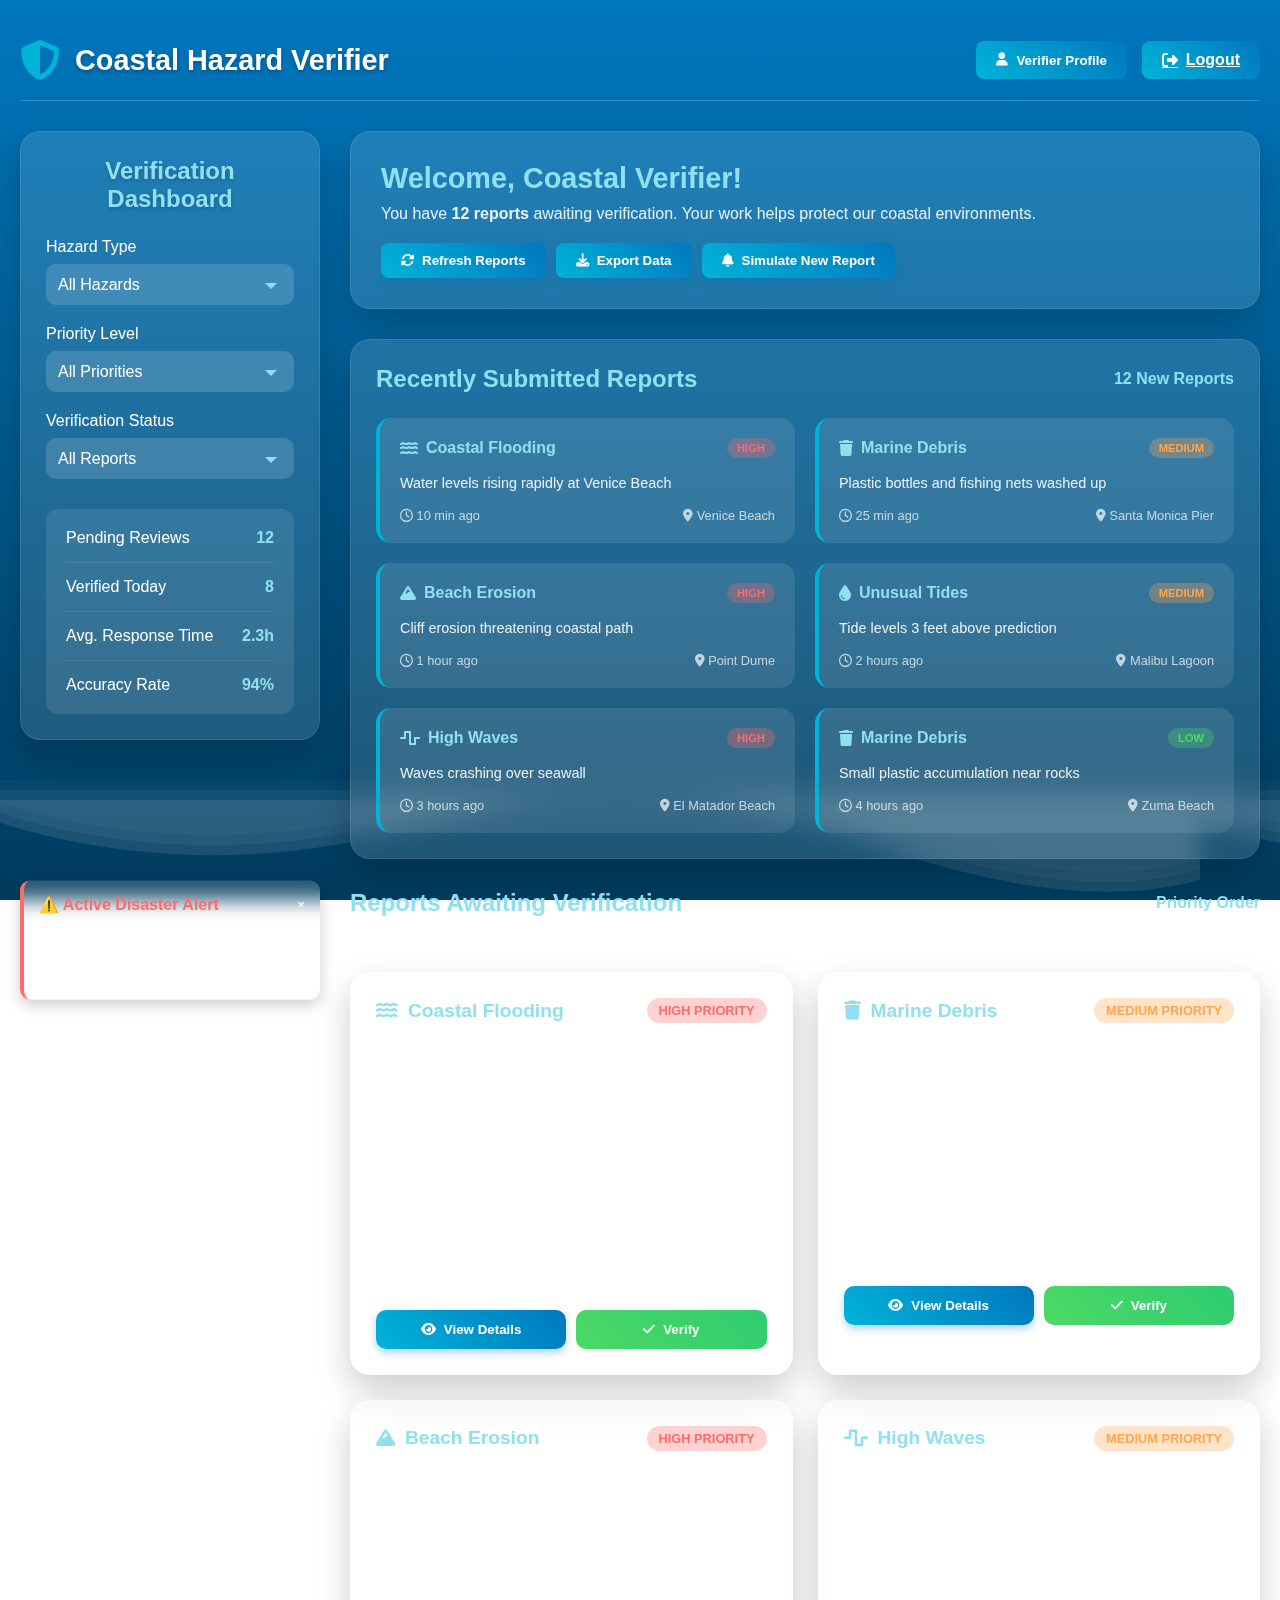
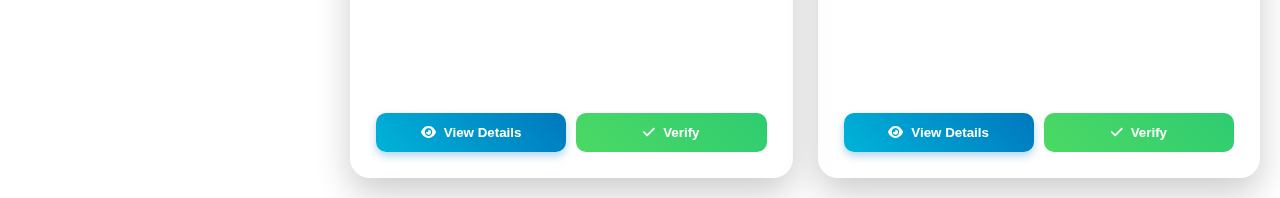
<file: templates/verifier/dashboard.html>
<!DOCTYPE html>
<html lang="en">
<head>
    <meta charset="UTF-8">
    <meta name="viewport" content="width=device-width, initial-scale=1.0">
    <title>Coastal Hazard Verifier Dashboard</title>
    <link rel="stylesheet" href="https://cdnjs.cloudflare.com/ajax/libs/font-awesome/6.4.0/css/all.min.css">
    <style>
        * {
            margin: 0;
            padding: 0;
            box-sizing: border-box;
            font-family: 'Segoe UI', Tahoma, Geneva, Verdana, sans-serif;
        }
        
        body {
            background: linear-gradient(to bottom, #0077be, #005a8e, #003b5d);
            background-attachment: fixed;
            color: white;
            min-height: 100vh;
        }
        
        .container {
            max-width: 1400px;
            margin: 0 auto;
            padding: 20px;
        }
        
        /* Header Styles */
        header {
            display: flex;
            align-items: center;
            justify-content: space-between;
            padding: 20px 0;
            margin-bottom: 30px;
            border-bottom: 1px solid rgba(255, 255, 255, 0.2);
        }
        
        .logo {
            display: flex;
            align-items: center;
            gap: 15px;
        }
        
        .logo-icon {
            font-size: 2.5rem;
            color: #00b4d8;
            animation: pulse 2s infinite;
        }
        
        @keyframes pulse {
            0% { transform: scale(1); }
            50% { transform: scale(1.1); }
            100% { transform: scale(1); }
        }
        
        .logo-text {
            font-size: 1.8rem;
            font-weight: 700;
            text-shadow: 0 2px 4px rgba(0,0,0,0.3);
        }
        
        .user-actions {
            display: flex;
            gap: 15px;
        }
        
        .btn {
            padding: 10px 20px;
            border-radius: 8px;
            border: none;
            cursor: pointer;
            font-weight: 600;
            transition: all 0.3s ease;
            display: flex;
            align-items: center;
            gap: 8px;
        }
        
        .btn-primary {
            background: linear-gradient(45deg, #00b4d8, #0077be);
            color: white;
            box-shadow: 0 4px 8px rgba(0, 119, 190, 0.3);
        }
        
        .btn-primary:hover {
            background: linear-gradient(45deg, #0096c7, #005b8a);
            transform: translateY(-2px);
            box-shadow: 0 6px 12px rgba(0, 119, 190, 0.4);
        }
        
        .btn-success {
            background: linear-gradient(45deg, #4cd964, #2ecc71);
            color: white;
        }
        
        .btn-danger {
            background: linear-gradient(45deg, #ff6b6b, #ff3b30);
            color: white;
        }
        
        .btn-warning {
            background: linear-gradient(45deg, #ffa64d, #ff9500);
            color: white;
        }
        
        /* Dashboard Layout */
        .dashboard {
            display: grid;
            grid-template-columns: 300px 1fr;
            gap: 30px;
        }
        
        @media (max-width: 1100px) {
            .dashboard {
                grid-template-columns: 1fr;
            }
            
            .sidebar {
                display: none;
            }
        }
        
        /* Sidebar Styles */
        .sidebar {
            background: rgba(255, 255, 255, 0.12);
            backdrop-filter: blur(12px);
            border-radius: 20px;
            padding: 25px;
            box-shadow: 0 15px 35px rgba(0, 0, 0, 0.2);
            border: 1px solid rgba(255, 255, 255, 0.1);
            height: fit-content;
        }
        
        .sidebar-title {
            font-size: 1.5rem;
            margin-bottom: 25px;
            color: #90e0ef;
            text-align: center;
            text-shadow: 0 2px 4px rgba(0,0,0,0.2);
        }
        
        .filters {
            margin-bottom: 30px;
        }
        
        .filter-group {
            margin-bottom: 20px;
        }
        
        .filter-group label {
            display: block;
            margin-bottom: 8px;
            font-weight: 500;
        }
        
        .filter-group select {
            width: 100%;
            padding: 12px;
            border: none;
            border-radius: 10px;
            background: rgba(255, 255, 255, 0.15);
            color: white;
            font-size: 1rem;
            outline: none;
            appearance: none;
            -webkit-appearance: none;
            -moz-appearance: none;
            background-image: url("data:image/svg+xml,%3Csvg xmlns='http://www.w3.org/2000/svg' width='16' height='16' fill='%2390e0ef' viewBox='0 0 16 16'%3E%3Cpath d='M8 12L2 6h12L8 12z'/%3E%3C/svg%3E");
            background-repeat: no-repeat;
            background-position: right 15px center;
            background-size: 16px;
            padding-right: 45px;
        }
        
        /* Fixed dropdown background color */
        .filter-group select option {
            background: #005a8e !important;
            color: white !important;
            padding: 10px;
        }
        
        /* For Firefox */
        .filter-group select option:checked {
            background: #0077be !important;
        }
        
        /* For Webkit browsers */
        .filter-group select option:checked {
            background: #0077be !important;
            color: white !important;
        }
        
        .stats {
            background: rgba(255, 255, 255, 0.1);
            border-radius: 12px;
            padding: 20px;
            margin-top: 30px;
        }
        
        .stat-item {
            display: flex;
            justify-content: space-between;
            margin-bottom: 15px;
            padding-bottom: 15px;
            border-bottom: 1px solid rgba(255, 255, 255, 0.1);
        }
        
        .stat-item:last-child {
            margin-bottom: 0;
            padding-bottom: 0;
            border-bottom: none;
        }
        
        .stat-value {
            font-weight: 700;
            color: #90e0ef;
        }
        
        /* Main Content Styles */
        .main-content {
            display: flex;
            flex-direction: column;
            gap: 30px;
        }
        
        .welcome-banner {
            background: rgba(255, 255, 255, 0.12);
            backdrop-filter: blur(12px);
            border-radius: 20px;
            padding: 30px;
            box-shadow: 0 15px 35px rgba(0, 0, 0, 0.2);
            border: 1px solid rgba(255, 255, 255, 0.1);
        }
        
        .banner-title {
            font-size: 1.8rem;
            margin-bottom: 10px;
            color: #90e0ef;
        }
        
        .banner-subtitle {
            opacity: 0.9;
            margin-bottom: 20px;
        }
        
        /* User Reports Section */
        .user-reports-section {
            background: rgba(255, 255, 255, 0.12);
            backdrop-filter: blur(12px);
            border-radius: 20px;
            padding: 25px;
            box-shadow: 0 15px 35px rgba(0, 0, 0, 0.2);
            border: 1px solid rgba(255, 255, 255, 0.1);
        }
        
        .section-header {
            display: flex;
            justify-content: space-between;
            align-items: center;
            margin-bottom: 25px;
        }
        
        .section-title {
            font-size: 1.5rem;
            color: #90e0ef;
        }
        
        .user-reports-grid {
            display: grid;
            grid-template-columns: repeat(auto-fill, minmax(300px, 1fr));
            gap: 20px;
        }
        
        @media (max-width: 768px) {
            .user-reports-grid {
                grid-template-columns: 1fr;
            }
        }
        
        .user-report-card {
            background: rgba(255, 255, 255, 0.1);
            border-radius: 15px;
            padding: 20px;
            transition: transform 0.3s ease;
            border-left: 4px solid #00b4d8;
        }
        
        .user-report-card:hover {
            transform: translateY(-5px);
        }
        
        .user-report-header {
            display: flex;
            justify-content: space-between;
            align-items: center;
            margin-bottom: 15px;
        }
        
        .user-report-type {
            font-weight: 600;
            color: #90e0ef;
            display: flex;
            align-items: center;
            gap: 8px;
        }
        
        .user-report-priority {
            padding: 4px 10px;
            border-radius: 15px;
            font-size: 0.7rem;
            font-weight: 600;
        }
        
        .priority-high {
            background: rgba(255, 107, 107, 0.3);
            color: #ff6b6b;
        }
        
        .priority-medium {
            background: rgba(255, 166, 77, 0.3);
            color: #ffa64d;
        }
        
        .priority-low {
            background: rgba(76, 217, 100, 0.3);
            color: #4cd964;
        }
        
        .user-report-desc {
            font-size: 0.9rem;
            line-height: 1.4;
            margin-bottom: 15px;
            opacity: 0.9;
        }
        
        .user-report-meta {
            display: flex;
            justify-content: space-between;
            font-size: 0.8rem;
            opacity: 0.7;
        }
        
        /* Reports Grid for Verification */
        .reports-grid {
            display: grid;
            grid-template-columns: repeat(auto-fill, minmax(400px, 1fr));
            gap: 25px;
        }
        
        @media (max-width: 768px) {
            .reports-grid {
                grid-template-columns: 1fr;
            }
        }
        
        .report-card {
            background: rgba(255, 255, 255, 0.12);
            backdrop-filter: blur(12px);
            border-radius: 20px;
            padding: 25px;
            box-shadow: 0 15px 35px rgba(0, 0, 0, 0.2);
            border: 1px solid rgba(255, 255, 255, 0.1);
            transition: transform 0.3s ease;
        }
        
        .report-card:hover {
            transform: translateY(-5px);
        }
        
        .report-header {
            display: flex;
            justify-content: space-between;
            align-items: center;
            margin-bottom: 20px;
        }
        
        .report-type {
            font-size: 1.2rem;
            font-weight: 600;
            color: #90e0ef;
            display: flex;
            align-items: center;
            gap: 10px;
        }
        
        .report-priority {
            padding: 5px 12px;
            border-radius: 20px;
            font-size: 0.8rem;
            font-weight: 600;
        }
        
        .report-content {
            margin-bottom: 20px;
        }
        
        .report-desc {
            margin-bottom: 15px;
            line-height: 1.5;
        }
        
        .report-media {
            display: grid;
            grid-template-columns: repeat(3, 1fr);
            gap: 10px;
            margin-bottom: 20px;
        }
        
        .media-item {
            border-radius: 8px;
            overflow: hidden;
            aspect-ratio: 1;
            background: rgba(255, 255, 255, 0.1);
            display: flex;
            align-items: center;
            justify-content: center;
            cursor: pointer;
        }
        
        .media-item img {
            width: 100%;
            height: 100%;
            object-fit: cover;
        }
        
        .media-placeholder {
            font-size: 1.5rem;
            opacity: 0.7;
        }
        
        .report-meta {
            display: flex;
            justify-content: space-between;
            font-size: 0.9rem;
            opacity: 0.8;
            margin-bottom: 20px;
        }
        
        .report-actions {
            display: flex;
            gap: 10px;
        }
        
        .action-btn {
            flex: 1;
            padding: 12px;
            border: none;
            border-radius: 10px;
            font-weight: 600;
            cursor: pointer;
            transition: all 0.3s ease;
            display: flex;
            align-items: center;
            justify-content: center;
            gap: 8px;
        }
        
        .action-btn:hover {
            transform: translateY(-2px);
        }
        
        /* Wave Animation */
        .wave {
            position: fixed;
            bottom: 0;
            left: 0;
            width: 100%;
            height: 100px;
            background: url('data:image/svg+xml;utf8,<svg xmlns="http://www.w3.org/2000/svg" viewBox="0 0 1200 120" preserveAspectRatio="none"><path d="M321.39,56.44c58-10.79,114.16-30.13,172-41.86,82.39-16.72,168.19-17.73,250.45-.39C823.78,31,906.67,72,985.66,92.83c70.05,18.48,146.53,26.09,214.34,3V0H0V27.35A600.21,600.21,0,0,0,321.39,56.44Z" fill="rgba(255,255,255,0.1)"></path></svg>');
            background-size: 1200px 100px;
            animation: wave 12s linear infinite;
            z-index: -1;
        }
        
        .wave:nth-child(2) {
            bottom: 10px;
            opacity: 0.5;
            animation: wave 10s linear infinite reverse;
        }
        
        .wave:nth-child(3) {
            bottom: 20px;
            opacity: 0.3;
            animation: wave 8s linear infinite;
        }
        
        @keyframes wave {
            0% { background-position-x: 0; }
            100% { background-position-x: 1200px; }
        }
        
        /* Modal */
        .modal {
            position: fixed;
            top: 0;
            left: 0;
            width: 100%;
            height: 100%;
            background: rgba(0, 0, 0, 0.7);
            display: flex;
            align-items: center;
            justify-content: center;
            z-index: 1000;
            opacity: 0;
            visibility: hidden;
            transition: all 0.3s ease;
        }
        
        .modal.show {
            opacity: 1;
            visibility: visible;
        }
        
        .modal-content {
            background: linear-gradient(to bottom, #0077be, #005a8e);
            border-radius: 16px;
            padding: 30px;
            width: 90%;
            max-width: 800px;
            max-height: 90vh;
            overflow-y: auto;
            box-shadow: 0 15px 35px rgba(0, 0, 0, 0.3);
            position: relative;
        }
        
        .modal-close {
            position: absolute;
            top: 15px;
            right: 15px;
            background: none;
            border: none;
            color: white;
            font-size: 1.5rem;
            cursor: pointer;
        }
        
        .modal-title {
            margin-bottom: 20px;
            color: #90e0ef;
            font-size: 1.5rem;
        }
        
        .modal-media {
            display: grid;
            grid-template-columns: repeat(2, 1fr);
            gap: 15px;
            margin-bottom: 20px;
        }
        
        .modal-media-item {
            border-radius: 10px;
            overflow: hidden;
            aspect-ratio: 1;
            background: rgba(255, 255, 255, 0.1);
            display: flex;
            align-items: center;
            justify-content: center;
        }
        
        .modal-media-item img {
            width: 100%;
            height: 100%;
            object-fit: cover;
        }
        
        .modal-details {
            display: grid;
            grid-template-columns: 1fr 1fr;
            gap: 20px;
            margin-bottom: 25px;
        }
        
        .detail-group label {
            display: block;
            margin-bottom: 5px;
            font-weight: 500;
            color: #90e0ef;
        }
        
        .detail-group p {
            background: rgba(255, 255, 255, 0.1);
            padding: 10px;
            border-radius: 8px;
        }
        
        .modal-actions {
            display: flex;
            gap: 15px;
            justify-content: flex-end;
        }
        
        /* Notification System */
        .notification-center {
            position: fixed;
            top: 100px;
            right: 20px;
            z-index: 1001;
            display: flex;
            flex-direction: column;
            gap: 10px;
            max-width: 350px;
        }
        
        .notification {
            background: rgba(255, 255, 255, 0.15);
            backdrop-filter: blur(10px);
            border-radius: 10px;
            padding: 15px;
            box-shadow: 0 5px 15px rgba(0, 0, 0, 0.2);
            border-left: 4px solid #00b4d8;
            display: flex;
            align-items: center;
            gap: 15px;
            transform: translateX(100%);
            transition: transform 0.3s ease;
        }
        
        .notification.show {
            transform: translateX(0);
        }
        
        .notification-icon {
            font-size: 1.5rem;
            color: #00b4d8;
        }
        
        .notification-content {
            flex: 1;
        }
        
        .notification-title {
            font-weight: 600;
            margin-bottom: 5px;
        }
        
        .notification-desc {
            font-size: 0.9rem;
            opacity: 0.8;
        }
        
        .notification-close {
            background: none;
            border: none;
            color: white;
            cursor: pointer;
            opacity: 0.7;
        }
        
        .notification-close:hover {
            opacity: 1;
        }
        
        /* Disaster Info Panel */
        .disaster-info {
            position: fixed;
            bottom: 20px;
            left: 20px;
            background: rgba(255, 255, 255, 0.15);
            backdrop-filter: blur(10px);
            border-radius: 10px;
            padding: 15px;
            box-shadow: 0 5px 15px rgba(0, 0, 0, 0.2);
            border-left: 4px solid #ff6b6b;
            max-width: 300px;
            z-index: 1000;
            transform: translateY(100%);
            transition: transform 0.5s ease;
        }
        
        .disaster-info.show {
            transform: translateY(0);
        }
        
        .disaster-header {
            display: flex;
            justify-content: space-between;
            align-items: center;
            margin-bottom: 10px;
        }
        
        .disaster-title {
            font-weight: 600;
            color: #ff6b6b;
        }
        
        .disaster-close {
            background: none;
            border: none;
            color: white;
            cursor: pointer;
        }
        
        .disaster-content {
            font-size: 0.9rem;
            line-height: 1.4;
        }
    </style>
</head>
<body>
    <div class="wave"></div>
    <div class="wave"></div>
    <div class="wave"></div>
    
    <!-- Notification Center -->
    <div class="notification-center" id="notification-center"></div>
    
    <!-- Disaster Info Panel -->
    <div class="disaster-info" id="disaster-info">
        <div class="disaster-header">
            <div class="disaster-title">⚠️ Active Disaster Alert</div>
            <button class="disaster-close" id="disaster-close">&times;</button>
        </div>
        <div class="disaster-content" id="disaster-content">
            High wave warning issued for Southern California coast. Expected wave heights of 8-12 feet through tomorrow.
        </div>
    </div>
    
    <div class="container">
        <header>
            <div class="logo">
                <i class="fas fa-shield-alt logo-icon"></i>
                <div class="logo-text">Coastal Hazard Verifier</div>
            </div>
            <div class="user-actions">
                <button class="btn btn-primary" id="profile-btn"><i class="fas fa-user"></i> Verifier Profile</button>
                


             <a href="login.html" class="btn btn-primary">
            <i class="fas fa-sign-out-alt"></i> Logout
        </a>
            </div>
        </header>
        
        <div class="dashboard">
            <div class="sidebar">
                <h2 class="sidebar-title">Verification Dashboard</h2>
                
                <div class="filters">
                    <div class="filter-group">
                        <label for="hazard-filter">Hazard Type</label>
                        <select id="hazard-filter">
                            <option value="all">All Hazards</option>
                            <option value="flooding">Coastal Flooding</option>
                            <option value="waves">High Waves</option>
                            <option value="tides">Unusual Tides</option>
                            <option value="erosion">Beach Erosion</option>
                            <option value="debris">Marine Debris</option>
                            <option value="other">Other</option>
                        </select>
                    </div>
                    
                    <div class="filter-group">
                        <label for="priority-filter">Priority Level</label>
                        <select id="priority-filter">
                            <option value="all">All Priorities</option>
                            <option value="high">High Priority</option>
                            <option value="medium">Medium Priority</option>
                            <option value="low">Low Priority</option>
                        </select>
                    </div>
                    
                    <div class="filter-group">
                        <label for="status-filter">Verification Status</label>
                        <select id="status-filter">
                            <option value="all">All Reports</option>
                            <option value="pending">Pending Review</option>
                            <option value="verified">Verified</option>
                            <option value="rejected">Rejected</option>
                        </select>
                    </div>
                </div>
                
                <div class="stats">
                    <div class="stat-item">
                        <span>Pending Reviews</span>
                        <span class="stat-value">12</span>
                    </div>
                    <div class="stat-item">
                        <span>Verified Today</span>
                        <span class="stat-value">8</span>
                    </div>
                    <div class="stat-item">
                        <span>Avg. Response Time</span>
                        <span class="stat-value">2.3h</span>
                    </div>
                    <div class="stat-item">
                        <span>Accuracy Rate</span>
                        <span class="stat-value">94%</span>
                    </div>
                </div>
            </div>
            
            <div class="main-content">
                <div class="welcome-banner">
                    <h2 class="banner-title">Welcome, Coastal Verifier!</h2>
                    <p class="banner-subtitle">You have <strong>12 reports</strong> awaiting verification. Your work helps protect our coastal environments.</p>
                    <div class="report-actions">
                        <button class="btn btn-primary" id="refresh-btn"><i class="fas fa-sync-alt"></i> Refresh Reports</button>
                        <button class="btn btn-primary" id="export-btn"><i class="fas fa-download"></i> Export Data</button>
                        <button class="btn btn-primary" id="simulate-btn"><i class="fas fa-bell"></i> Simulate New Report</button>
                    </div>
                </div>
                
                <!-- User Reports Section -->
                <div class="user-reports-section">
                    <div class="section-header">
                        <h3 class="section-title">Recently Submitted Reports</h3>
                        <span class="stat-value">12 New Reports</span>
                    </div>
                    <div class="user-reports-grid" id="user-reports-container">
                        <!-- User reports will be inserted here -->
                    </div>
                </div>
                
                <!-- Reports for Verification -->
                <div class="section-header">
                    <h3 class="section-title">Reports Awaiting Verification</h3>
                    <span class="stat-value">Priority Order</span>
                </div>
                <div class="reports-grid" id="reports-container">
                    <!-- Reports will be dynamically inserted here -->
                </div>
            </div>
        </div>
    </div>
    
    <!-- Report Detail Modal -->
    <div class="modal" id="report-modal">
        <div class="modal-content">
            <button class="modal-close" id="modal-close">&times;</button>
            <h2 class="modal-title">Report Details</h2>
            
            <div class="modal-media" id="modal-media">
                <!-- Media will be inserted here -->
            </div>
            
            <div class="modal-details">
                <div class="detail-group">
                    <label>Hazard Type</label>
                    <p id="modal-type">Coastal Flooding</p>
                </div>
                <div class="detail-group">
                    <label>Priority</label>
                    <p id="modal-priority">High</p>
                </div>
                <div class="detail-group">
                    <label>Location</label>
                    <p id="modal-location">34.019454, -118.491191</p>
                </div>
                <div class="detail-group">
                    <label>Submitted</label>
                    <p id="modal-date">Sept 20, 2023 14:23</p>
                </div>
                <div class="detail-group" style="grid-column: 1 / -1;">
                    <label>Description</label>
                    <p id="modal-desc">Significant flooding observed along the coastline with water levels reaching approximately 2 feet above normal. Several beach access points are currently inaccessible.</p>
                </div>
                <div class="detail-group" style="grid-column: 1 / -1;">
                    <label>AI Analysis</label>
                    <p id="modal-ai">Our deep learning model has classified this report as high-confidence (92% match with coastal flooding patterns).</p>
                </div>
            </div>
            
            <div class="modal-actions">
                <button class="btn btn-success" id="verify-btn"><i class="fas fa-check"></i> Verify Report</button>
                <button class="btn btn-danger" id="reject-btn"><i class="fas fa-times"></i> Reject Report</button>
                <button class="btn btn-warning" id="escalate-btn"><i class="fas fa-exclamation-triangle"></i> Escalate</button>
            </div>
        </div>
    </div>

    <script>
        // Sample report data
        const reports = [
            {
                id: 1,
                type: "Coastal Flooding",
                priority: "high",
                description: "Significant flooding observed along the coastline with water levels reaching approximately 2 feet above normal.",
                date: "Sept 20, 2023 14:23",
                location: "34.019454, -118.491191",
                status: "pending",
                media: 2,
                aiConfidence: "92%"
            },
            {
                id: 2,
                type: "Marine Debris",
                priority: "medium",
                description: "Large accumulation of plastic waste washed ashore after recent storms.",
                date: "Sept 19, 2023 09:47",
                location: "34.028761, -118.481092",
                status: "pending",
                media: 1,
                aiConfidence: "87%"
            },
            {
                id: 3,
                type: "Beach Erosion",
                priority: "high",
                description: "Noticeable sand loss along north beach area, exposing underlying rocks.",
                date: "Sept 18, 2023 16:15",
                location: "34.025432, -118.495673",
                status: "pending",
                media: 3,
                aiConfidence: "95%"
            },
            {
                id: 4,
                type: "High Waves",
                priority: "medium",
                description: "Unusually high waves causing damage to coastal structures.",
                date: "Sept 17, 2023 11:32",
                location: "34.022189, -118.488765",
                status: "pending",
                media: 2,
                aiConfidence: "89%"
            }
        ];
        
        // User reports data (smaller cards)
        const userReports = [
            {
                id: 101,
                type: "Coastal Flooding",
                priority: "high",
                description: "Water levels rising rapidly at Venice Beach",
                date: "10 min ago",
                location: "Venice Beach"
            },
            {
                id: 102,
                type: "Marine Debris",
                priority: "medium",
                description: "Plastic bottles and fishing nets washed up",
                date: "25 min ago",
                location: "Santa Monica Pier"
            },
            {
                id: 103,
                type: "Beach Erosion",
                priority: "high",
                description: "Cliff erosion threatening coastal path",
                date: "1 hour ago",
                location: "Point Dume"
            },
            {
                id: 104,
                type: "Unusual Tides",
                priority: "medium",
                description: "Tide levels 3 feet above prediction",
                date: "2 hours ago",
                location: "Malibu Lagoon"
            },
            {
                id: 105,
                type: "High Waves",
                priority: "high",
                description: "Waves crashing over seawall",
                date: "3 hours ago",
                location: "El Matador Beach"
            },
            {
                id: 106,
                type: "Marine Debris",
                priority: "low",
                description: "Small plastic accumulation near rocks",
                date: "4 hours ago",
                location: "Zuma Beach"
            }
        ];
        
        // Render user reports (small cards)
        function renderUserReports() {
            const container = document.getElementById('user-reports-container');
            container.innerHTML = '';
            
            userReports.forEach(report => {
                const card = document.createElement('div');
                card.className = 'user-report-card';
                card.innerHTML = `
                    <div class="user-report-header">
                        <div class="user-report-type">
                            <i class="fas fa-${getIconForType(report.type)}"></i>
                            ${report.type}
                        </div>
                        <div class="user-report-priority priority-${report.priority}">
                            ${report.priority.toUpperCase()}
                        </div>
                    </div>
                    
                    <p class="user-report-desc">${report.description}</p>
                    
                    <div class="user-report-meta">
                        <span><i class="far fa-clock"></i> ${report.date}</span>
                        <span><i class="fas fa-map-marker-alt"></i> ${report.location}</span>
                    </div>
                `;
                
                container.appendChild(card);
            });
        }
        
        // Render reports for verification
        function renderReports() {
            const container = document.getElementById('reports-container');
            container.innerHTML = '';
            
            reports.forEach(report => {
                const card = document.createElement('div');
                card.className = 'report-card';
                card.innerHTML = `
                    <div class="report-header">
                        <div class="report-type">
                            <i class="fas fa-${getIconForType(report.type)}"></i>
                            ${report.type}
                        </div>
                        <div class="report-priority priority-${report.priority}">
                            ${report.priority.toUpperCase()} PRIORITY
                        </div>
                    </div>
                    
                    <div class="report-content">
                        <p class="report-desc">${report.description}</p>
                        
                        <div class="report-media">
                            ${generateMediaPlaceholders(report.media)}
                        </div>
                    </div>
                    
                    <div class="report-meta">
                        <span><i class="far fa-clock"></i> ${report.date}</span>
                        <span><i class="fas fa-map-marker-alt"></i> ${report.location}</span>
                    </div>
                    
                    <div class="report-actions">
                        <button class="action-btn btn-primary view-details" data-id="${report.id}">
                            <i class="fas fa-eye"></i> View Details
                        </button>
                        <button class="action-btn btn-success quick-verify" data-id="${report.id}">
                            <i class="fas fa-check"></i> Verify
                        </button>
                    </div>
                `;
                
                container.appendChild(card);
            });
            
            // Add event listeners to buttons
            document.querySelectorAll('.view-details').forEach(btn => {
                btn.addEventListener('click', function() {
                    const reportId = parseInt(this.getAttribute('data-id'));
                    openReportModal(reportId);
                });
            });
            
            document.querySelectorAll('.quick-verify').forEach(btn => {
                btn.addEventListener('click', function() {
                    const reportId = parseInt(this.getAttribute('data-id'));
                    verifyReport(reportId);
                });
            });
        }
        
        // Get appropriate icon for hazard type
        function getIconForType(type) {
            const icons = {
                "Coastal Flooding": "water",
                "Marine Debris": "trash",
                "Beach Erosion": "mountain",
                "High Waves": "wave-square",
                "Unusual Tides": "tint"
            };
            
            return icons[type] || "exclamation-triangle";
        }
        
        // Generate media placeholders
        function generateMediaPlaceholders(count) {
            let html = '';
            for (let i = 0; i < 3; i++) {
                if (i < count) {
                    html += `<div class="media-item">
                        <i class="fas fa-camera media-placeholder"></i>
                    </div>`;
                } else {
                    html += `<div class="media-item" style="opacity:0.3;">
                        <i class="far fa-image media-placeholder"></i>
                    </div>`;
                }
            }
            return html;
        }
        
        // Open report modal
        function openReportModal(reportId) {
            const report = reports.find(r => r.id === reportId);
            if (!report) return;
            
            document.getElementById('modal-type').textContent = report.type;
            document.getElementById('modal-priority').textContent = report.priority;
            document.getElementById('modal-location').textContent = report.location;
            document.getElementById('modal-date').textContent = report.date;
            document.getElementById('modal-desc').textContent = report.description;
            document.getElementById('modal-ai').textContent = `Our deep learning model has classified this report as high-confidence (${report.aiConfidence} match with ${report.type.toLowerCase()} patterns).`;
            
            // Set modal media
            const mediaContainer = document.getElementById('modal-media');
            mediaContainer.innerHTML = '';
            
            for (let i = 0; i < report.media; i++) {
                const mediaItem = document.createElement('div');
                mediaItem.className = 'modal-media-item';
                mediaItem.innerHTML = `<i class="fas fa-camera" style="font-size: 2rem;"></i>`;
                mediaContainer.appendChild(mediaItem);
            }
            
            document.getElementById('report-modal').classList.add('show');
        }
        
        // Verify a report
        function verifyReport(reportId) {
            if (confirm('Are you sure you want to verify this report?')) {
                // In a real app, this would send a request to the server
                showNotification('Report Verified', `Report #${reportId} has been verified successfully!`, 'success');
                
                // Remove the report from the list
                const index = reports.findIndex(r => r.id === reportId);
                if (index !== -1) {
                    reports.splice(index, 1);
                    renderReports();
                    renderUserReports();
                }
            }
        }
        
        // Show notification
        function showNotification(title, message, type = 'info') {
            const notificationCenter = document.getElementById('notification-center');
            const notification = document.createElement('div');
            notification.className = 'notification';
            
            const icon = type === 'success' ? 'check-circle' : type === 'error' ? 'exclamation-circle' : 'info-circle';
            
            notification.innerHTML = `
                <div class="notification-icon">
                    <i class="fas fa-${icon}"></i>
                </div>
                <div class="notification-content">
                    <div class="notification-title">${title}</div>
                    <div class="notification-desc">${message}</div>
                </div>
                <button class="notification-close">&times;</button>
            `;
            
            notificationCenter.appendChild(notification);
            
            // Show notification
            setTimeout(() => {
                notification.classList.add('show');
            }, 100);
            
            // Auto-remove after 5 seconds
            setTimeout(() => {
                notification.classList.remove('show');
                setTimeout(() => {
                    if (notification.parentNode) {
                        notification.parentNode.removeChild(notification);
                    }
                }, 300);
            }, 5000);
            
            // Close button functionality
            notification.querySelector('.notification-close').addEventListener('click', function() {
                notification.classList.remove('show');
                setTimeout(() => {
                    if (notification.parentNode) {
                        notification.parentNode.removeChild(notification);
                    }
                }, 300);
            });
        }
        
        // Close modal
        document.getElementById('modal-close').addEventListener('click', function() {
            document.getElementById('report-modal').classList.remove('show');
        });
        
        // Verify button in modal
        document.getElementById('verify-btn').addEventListener('click', function() {
            // This would use the currently viewed report ID in a real implementation
            showNotification('Report Verified', 'The coastal hazard report has been verified successfully!', 'success');
            document.getElementById('report-modal').classList.remove('show');
        });
        
        // Reject button in modal
        document.getElementById('reject-btn').addEventListener('click', function() {
            if (confirm('Are you sure you want to reject this report?')) {
                showNotification('Report Rejected', 'The report has been rejected and removed from the queue.', 'error');
                document.getElementById('report-modal').classList.remove('show');
            }
        });
        
        // Simulate new report button
        document.getElementById('simulate-btn').addEventListener('click', function() {
            const hazardTypes = ["Coastal Flooding", "Marine Debris", "Beach Erosion", "High Waves", "Unusual Tides"];
            const randomType = hazardTypes[Math.floor(Math.random() * hazardTypes.length)];
            
            showNotification('New Report Submitted', `A new ${randomType} report has been submitted for verification.`, 'info');
        });
        
        // Initialize the page
        document.addEventListener('DOMContentLoaded', function() {
            renderReports();
            renderUserReports();
            
            // Show disaster info panel after 3 seconds
            setTimeout(() => {
                document.getElementById('disaster-info').classList.add('show');
            }, 3000);
            
            // Close disaster info
            document.getElementById('disaster-close').addEventListener('click', function() {
                document.getElementById('disaster-info').classList.remove('show');
            });
            
            // Filter functionality
            document.getElementById('hazard-filter').addEventListener('change', applyFilters);
            document.getElementById('priority-filter').addEventListener('change', applyFilters);
            document.getElementById('status-filter').addEventListener('change', applyFilters);
        });
        
        // Apply filters (simplified for demo)
        function applyFilters() {
            // In a real application, this would filter the reports
            console.log('Filters applied');
        }
    </script>
</body>
</html>
</file>
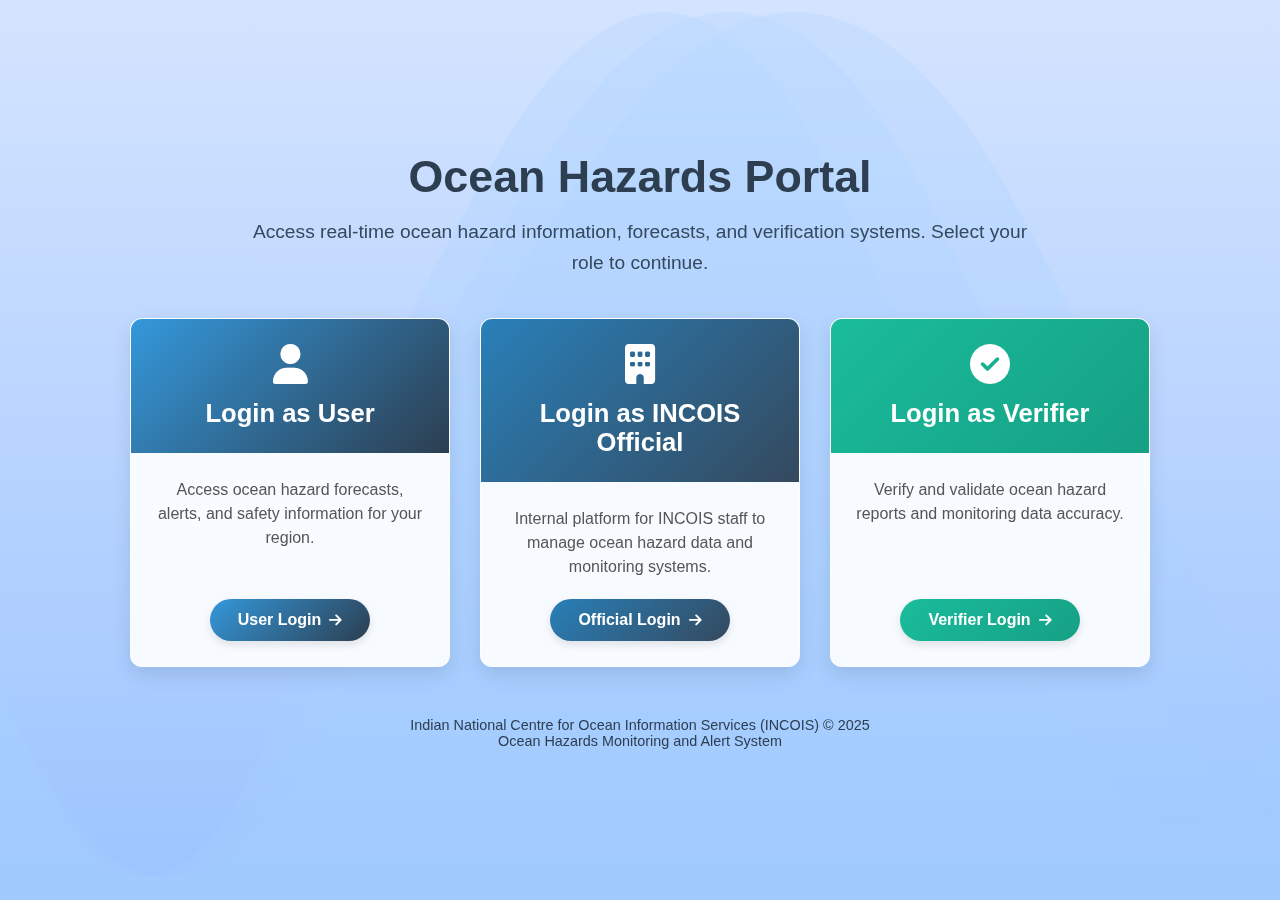
<file: templates/verifier/login.html>
<!DOCTYPE html>
<html lang="en">
<head>
    <meta charset="UTF-8">
    <meta name="viewport" content="width=device-width, initial-scale=1.0">
    <title>Ocean Hazards Portal - Login</title>
    <link rel="stylesheet" href="https://cdnjs.cloudflare.com/ajax/libs/font-awesome/6.4.0/css/all.min.css">
    <style>
        * {
            margin: 0;
            padding: 0;
            box-sizing: border-box;
            font-family: 'Segoe UI', Tahoma, Geneva, Verdana, sans-serif;
        }
        
        body {
            background: linear-gradient(to bottom, #e6f0ff, #cce0ff, #b3d1ff);
            min-height: 100vh;
            display: flex;
            justify-content: center;
            align-items: center;
            padding: 20px;
            color: #333;
            overflow: hidden;
            position: relative;
        }
        
        /* Subtle Water Wave Effect */
        .waves {
            position: fixed;
            bottom: 0;
            left: 0;
            width: 100%;
            height: 100%;
            z-index: -1;
            opacity: 0.6;
        }
        
        .wave {
            position: absolute;
            bottom: 0;
            left: 0;
            width: 200%;
            height: 100%;
            background: url('data:image/svg+xml,<svg xmlns="http://www.w3.org/2000/svg" viewBox="0 0 1200 120" preserveAspectRatio="none"><path d="M321.39,56.44c58-10.79,114.16-30.13,172-41.86,82.39-16.72,168.19-17.73,250.45-.39C823.78,31,906.67,72,985.66,92.83c70.05,18.48,146.53,26.09,214.34,3V120H0V90.72C48.86,112.15,101.45,119.23,153.79,116.42,219.36,113.18,282.52,95.29,321.39,56.44Z" fill="%23a8d1ff"></path></svg>');
            background-size: 50% 100%;
            transform-origin: center bottom;
        }
        
        .wave1 {
            animation: wave-animation 25s linear infinite;
            opacity: 0.4;
            background-position: 0 80%;
        }
        
        .wave2 {
            animation: wave-animation 20s linear infinite;
            animation-delay: -5s;
            opacity: 0.3;
            background-position: 0 60%;
            background-size: 55% 100%;
        }
        
        .wave3 {
            animation: wave-animation 15s linear infinite;
            animation-delay: -2s;
            opacity: 0.2;
            background-position: 0 40%;
            background-size: 60% 100%;
        }
        
        @keyframes wave-animation {
            0% {
                transform: translateX(0);
            }
            50% {
                transform: translateX(-25%);
            }
            100% {
                transform: translateX(-50%);
            }
        }
        
        .container {
            width: 100%;
            max-width: 1200px;
            text-align: center;
            z-index: 2;
            position: relative;
        }
        
        .header {
            margin-bottom: 40px;
            color: #2c3e50;
        }
        
        .header h1 {
            font-size: 2.8rem;
            margin-bottom: 15px;
            font-weight: 600;
        }
        
        .header p {
            font-size: 1.2rem;
            max-width: 800px;
            margin: 0 auto;
            line-height: 1.6;
            color: #34495e;
        }
        
        .login-options {
            display: flex;
            justify-content: center;
            flex-wrap: wrap;
            gap: 30px;
            margin-top: 30px;
        }
        
        .login-card {
            background: rgba(255, 255, 255, 0.9);
            border-radius: 12px;
            overflow: hidden;
            width: 320px;
            box-shadow: 0 8px 20px rgba(0, 0, 0, 0.1);
            transition: transform 0.3s ease, box-shadow 0.3s ease;
            backdrop-filter: blur(5px);
            border: 1px solid rgba(255, 255, 255, 0.5);
            display: flex;
            flex-direction: column;
        }
        
        .login-card:hover {
            transform: translateY(-5px);
            box-shadow: 0 12px 25px rgba(0, 0, 0, 0.15);
        }
        
        .card-header {
            padding: 25px 20px;
            color: white;
        }
        
        .card-header i {
            font-size: 2.5rem;
            margin-bottom: 15px;
        }
        
        .card-header h2 {
            font-size: 1.6rem;
            font-weight: 600;
        }
        
        .user .card-header {
            background: linear-gradient(135deg, #3498db, #2c3e50);
        }
        
        .official .card-header {
            background: linear-gradient(135deg, #2980b9, #34495e);
        }
        
        .verifier .card-header {
            background: linear-gradient(135deg, #1abc9c, #16a085);
        }
        
        .card-body {
            padding: 25px;
            display: flex;
            flex-direction: column;
            flex-grow: 1;
        }
        
        .card-body p {
            margin-bottom: 20px;
            line-height: 1.5;
            color: #555;
            flex-grow: 1;
        }
        
        .btn-container {
            margin-top: auto;
            display: flex;
            justify-content: center;
        }
        
        .btn {
            display: inline-flex;
            align-items: center;
            justify-content: center;
            padding: 12px 28px;
            color: white;
            text-decoration: none;
            border-radius: 50px;
            font-weight: 600;
            transition: all 0.3s ease;
            box-shadow: 0 4px 8px rgba(0, 0, 0, 0.1);
            border: none;
            cursor: pointer;
            font-size: 1rem;
            position: relative;
            overflow: hidden;
            min-width: 160px;
        }
        
        .btn span {
            position: relative;
            z-index: 2;
        }
        
        .btn i {
            margin-left: 8px;
            transition: transform 0.3s ease;
            font-size: 0.9rem;
        }
        
        .btn::before {
            content: '';
            position: absolute;
            top: 0;
            left: -100%;
            width: 100%;
            height: 100%;
            background: linear-gradient(90deg, transparent, rgba(255, 255, 255, 0.2), transparent);
            transition: left 0.5s ease;
        }
        
        .btn:hover::before {
            left: 100%;
        }
        
        .btn:hover i {
            transform: translateX(4px);
        }
        
        .user .btn {
            background: linear-gradient(135deg, #3498db, #2c3e50);
        }
        
        .official .btn {
            background: linear-gradient(135deg, #2980b9, #34495e);
        }
        
        .verifier .btn {
            background: linear-gradient(135deg, #1abc9c, #16a085);
        }
        
        .btn:hover {
            opacity: 0.95;
            transform: translateY(-2px);
            box-shadow: 0 6px 15px rgba(0, 0, 0, 0.2);
        }
        
        .btn:active {
            transform: translateY(0);
            box-shadow: 0 2px 5px rgba(0, 0, 0, 0.1);
        }
        
        .footer {
            margin-top: 50px;
            color: #2c3e50;
            font-size: 0.9rem;
        }
        
        /* Modal Styles */
        .modal {
            display: none;
            position: fixed;
            top: 0;
            left: 0;
            width: 100%;
            height: 100%;
            background-color: rgba(0, 0, 0, 0.7);
            z-index: 100;
            justify-content: center;
            align-items: center;
        }
        
        .modal-content {
            background: white;
            border-radius: 12px;
            width: 90%;
            max-width: 450px;
            padding: 30px;
            box-shadow: 0 10px 30px rgba(0, 0, 0, 0.3);
            position: relative;
            animation: modalFadeIn 0.3s;
        }
        
        @keyframes modalFadeIn {
            from {
                opacity: 0;
                transform: translateY(-50px);
            }
            to {
                opacity: 1;
                transform: translateY(0);
            }
        }
        
        .close-modal {
            position: absolute;
            top: 15px;
            right: 15px;
            font-size: 1.5rem;
            cursor: pointer;
            color: #777;
            transition: color 0.3s;
        }
        
        .close-modal:hover {
            color: #333;
        }
        
        .modal-header {
            margin-bottom: 20px;
            text-align: center;
        }
        
        .modal-header h2 {
            color: #2c3e50;
            margin-bottom: 10px;
        }
        
        .modal-header p {
            color: #7f8c8d;
        }
        
        .form-group {
            margin-bottom: 20px;
            text-align: left;
        }
        
        .form-group label {
            display: block;
            margin-bottom: 8px;
            font-weight: 600;
            color: #2c3e50;
        }
        
        .form-control {
            width: 100%;
            padding: 12px 15px;
            border: 1px solid #ddd;
            border-radius: 8px;
            font-size: 1rem;
            transition: border-color 0.3s, box-shadow 0.3s;
        }
        
        .form-control:focus {
            outline: none;
            border-color: #3498db;
            box-shadow: 0 0 0 3px rgba(52, 152, 219, 0.2);
        }
        
        .form-options {
            display: flex;
            justify-content: space-between;
            align-items: center;
            margin-bottom: 20px;
            font-size: 0.9rem;
        }
        
        .remember-me {
            display: flex;
            align-items: center;
        }
        
        .remember-me input {
            margin-right: 8px;
        }
        
        .forgot-password {
            color: #3498db;
            text-decoration: none;
            transition: color 0.3s;
        }
        
        .forgot-password:hover {
            color: #2980b9;
            text-decoration: underline;
        }
        
        .modal-btn {
            width: 100%;
            padding: 12px;
            background: linear-gradient(135deg, #3498db, #2980b9);
            color: white;
            border: none;
            border-radius: 8px;
            font-size: 1rem;
            font-weight: 600;
            cursor: pointer;
            transition: all 0.3s;
        }
        
        .modal-btn:hover {
            background: linear-gradient(135deg, #2980b9, #2573a7);
            transform: translateY(-2px);
            box-shadow: 0 4px 10px rgba(0, 0, 0, 0.2);
        }
        
        .modal-footer {
            margin-top: 20px;
            text-align: center;
            font-size: 0.9rem;
            color: #7f8c8d;
        }
        
        .otp-container {
            display: flex;
            justify-content: space-between;
            margin-bottom: 20px;
        }
        
        .otp-input {
            width: 50px;
            height: 50px;
            text-align: center;
            font-size: 1.2rem;
            border: 1px solid #ddd;
            border-radius: 8px;
            transition: border-color 0.3s, box-shadow 0.3s;
        }
        
        .otp-input:focus {
            outline: none;
            border-color: #3498db;
            box-shadow: 0 0 0 3px rgba(52, 152, 219, 0.2);
        }
        
        .resend-otp {
            color: #3498db;
            cursor: pointer;
            text-decoration: none;
            transition: color 0.3s;
        }
        
        .resend-otp:hover {
            color: #2980b9;
            text-decoration: underline;
        }
        
        @media (max-width: 1000px) {
            .login-options {
                flex-direction: column;
                align-items: center;
            }
            
            .login-card {
                width: 100%;
                max-width: 400px;
            }
        }
    </style>
</head>
<body>
    <!-- Subtle Water Wave Background -->
    <div class="waves">
        <div class="wave wave1"></div>
        <div class="wave wave2"></div>
        <div class="wave wave3"></div>
    </div>
    
    <div class="container">
        <div class="header">
            <h1>Ocean Hazards Portal</h1>
            <p>Access real-time ocean hazard information, forecasts, and verification systems. Select your role to continue.</p>
        </div>
        
        <div class="login-options">
            <div class="login-card user">
                <div class="card-header">
                    <i class="fas fa-user"></i>
                    <h2>Login as User</h2>
                </div>
                <div class="card-body">
                    <p>Access ocean hazard forecasts, alerts, and safety information for your region.</p>
                    <div class="btn-container">
                        <a href="#" class="btn" onclick="openLoginModal('user')"><span>User Login</span> <i class="fas fa-arrow-right"></i></a>
                    </div>
                </div>
            </div>
            
            <div class="login-card official">
                <div class="card-header">
                    <i class="fas fa-building"></i>
                    <h2>Login as INCOIS Official</h2>
                </div>
                <div class="card-body">
                    <p>Internal platform for INCOIS staff to manage ocean hazard data and monitoring systems.</p>
                    <div class="btn-container">
                        <a href="#" class="btn" onclick="openLoginModal('official')"><span>Official Login</span> <i class="fas fa-arrow-right"></i></a>
                    </div>
                </div>
            </div>
            
            <div class="login-card verifier">
                <div class="card-header">
                    <i class="fas fa-check-circle"></i>
                    <h2>Login as Verifier</h2>
                </div>
                <div class="card-body">
                    <p>Verify and validate ocean hazard reports and monitoring data accuracy.</p>
                    <div class="btn-container">
                        <a href="#" class="btn" onclick="openLoginModal('verifier')"><span>Verifier Login</span> <i class="fas fa-arrow-right"></i></a>
                    </div>
                </div>
            </div>
        </div>
        
        <div class="footer">
            <p>Indian National Centre for Ocean Information Services (INCOIS) &copy; 2025</p>
            <p>Ocean Hazards Monitoring and Alert System</p>
        </div>
    </div>

    <!-- Login Modal -->
    <div class="modal" id="loginModal">
        <div class="modal-content">
            <span class="close-modal" onclick="closeModal('loginModal')">&times;</span>
            <div class="modal-header">
                <h2 id="modalTitle">Login to Portal</h2>
                <p>Enter your credentials to access the system</p>
            </div>
            <form id="loginForm">
                <div class="form-group">
                    <label for="username">Username</label>
                    <input type="text" id="username" class="form-control" placeholder="Enter your username" required>
                </div>
                <div class="form-group">
                    <label for="password">Password</label>
                    <input type="password" id="password" class="form-control" placeholder="Enter your password" required>
                </div>
                <div class="form-options">
                    <div class="remember-me">
                        <input type="checkbox" id="remember">
                        <label for="remember">Remember me</label>
                    </div>
                    <a href="#" class="forgot-password" onclick="openForgotPasswordModal()">Forgot Password?</a>
                </div>
                <button type="button" class="modal-btn" onclick="login()">Login</button>
            </form>
            <div class="modal-footer">
                <p>Don't have an account? <a href="#" style="color: #3498db;">Contact Administrator</a></p>
            </div>
        </div>
    </div>

    <!-- Forgot Password Modal -->
    <div class="modal" id="forgotPasswordModal">
        <div class="modal-content">
            <span class="close-modal" onclick="closeModal('forgotPasswordModal')">&times;</span>
            <div class="modal-header">
                <h2>Reset Your Password</h2>
                <p>Enter your email to receive a verification code</p>
            </div>
            <form id="forgotPasswordForm">
                <div class="form-group">
                    <label for="email">Email Address</label>
                    <input type="email" id="email" class="form-control" placeholder="Enter your email address" required>
                </div>
                <button type="button" class="modal-btn" onclick="sendVerificationCode()">Send Verification Code</button>
            </form>
        </div>
    </div>

    <!-- OTP Verification Modal -->
    <div class="modal" id="otpModal">
        <div class="modal-content">
            <span class="close-modal" onclick="closeModal('otpModal')">&times;</span>
            <div class="modal-header">
                <h2>Verify Your Identity</h2>
                <p>Enter the 6-digit code sent to your email</p>
            </div>
            <div class="otp-container">
                <input type="text" class="otp-input" maxlength="1" onkeyup="moveToNext(this, 1)">
                <input type="text" class="otp-input" maxlength="1" onkeyup="moveToNext(this, 2)">
                <input type="text" class="otp-input" maxlength="1" onkeyup="moveToNext(this, 3)">
                <input type="text" class="otp-input" maxlength="1" onkeyup="moveToNext(this, 4)">
                <input type="text" class="otp-input" maxlength="1" onkeyup="moveToNext(this, 5)">
                <input type="text" class="otp-input" maxlength="1" onkeyup="moveToNext(this, 6)">
            </div>
            <p style="text-align: center; margin-bottom: 20px;">
                Didn't receive the code? <a href="#" class="resend-otp" onclick="resendOTP()">Resend</a>
            </p>
            <button type="button" class="modal-btn" onclick="verifyOTP()">Verify & Reset Password</button>
        </div>
    </div>

    <!-- New Password Modal -->
    <div class="modal" id="newPasswordModal">
        <div class="modal-content">
            <span class="close-modal" onclick="closeModal('newPasswordModal')">&times;</span>
            <div class="modal-header">
                <h2>Create New Password</h2>
                <p>Your new password must be different from previous used passwords</p>
            </div>
            <form id="newPasswordForm">
                <div class="form-group">
                    <label for="newPassword">New Password</label>
                    <input type="password" id="newPassword" class="form-control" placeholder="Enter new password" required>
                </div>
                <div class="form-group">
                    <label for="confirmPassword">Confirm Password</label>
                    <input type="password" id="confirmPassword" class="form-control" placeholder="Confirm new password" required>
                </div>
                <button type="button" class="modal-btn" onclick="updatePassword()">Update Password</button>
            </form>
        </div>
    </div>

    <script>
        // Global variables
        let currentUserType = '';
        let generatedOTP = '';
        let userEmail = '';

        // Open login modal for specific user type
        function openLoginModal(userType) {
            currentUserType = userType;
            const modalTitle = document.getElementById('modalTitle');
            
            if (userType === 'user') {
                modalTitle.textContent = 'Login as User';
            } else if (userType === 'official') {
                modalTitle.textContent = 'Login as INCOIS Official';
            } else if (userType === 'verifier') {
                modalTitle.textContent = 'Login as Verifier';
            }
            
            document.getElementById('loginModal').style.display = 'flex';
        }

        // Close modal
        function closeModal(modalId) {
            document.getElementById(modalId).style.display = 'none';
        }

        // Open forgot password modal
        function openForgotPasswordModal() {
            closeModal('loginModal');
            document.getElementById('forgotPasswordModal').style.display = 'flex';
        }

        // Login function
        function login() {
            const username = document.getElementById('username').value;
            const password = document.getElementById('password').value;
            
            if (!username || !password) {
                alert('Please enter both username and password');
                return;
            }
            
            // In a real application, this would be an API call to verify credentials
            // For demo purposes, we'll simulate a successful login
            alert(`Login successful as ${currentUserType}! Redirecting to dashboard...`);
            closeModal('loginModal');
            
            // Redirect to the appropriate dashboard (simulated)
            setTimeout(() => {
                if (currentUserType === 'user') {
                    window.location.href = 'index.html';
                } else if (currentUserType === 'official') {
                    window.location.href = 'official.html';
                } else if (currentUserType === 'verifier') {
                    window.location.href = 'dashboard.html';
                }
            }, 1000);
        }

        // Send verification code
        function sendVerificationCode() {
            userEmail = document.getElementById('email').value;
            
            if (!userEmail) {
                alert('Please enter your email address');
                return;
            }
            
            // Generate a random 6-digit OTP
            generatedOTP = Math.floor(100000 + Math.random() * 900000).toString();
            
            // In a real application, this would send an email to the user
            // For demo purposes, we'll just show an alert with the OTP
            alert(`Verification code sent to ${userEmail}. In a real application, this would be sent via email.\n\nYour verification code is: ${generatedOTP}`);
            
            closeModal('forgotPasswordModal');
            document.getElementById('otpModal').style.display = 'flex';
        }

        // Move to next OTP input field
        function moveToNext(current, next) {
            if (current.value.length === 1) {
                if (next <= 6) {
                    document.querySelectorAll('.otp-input')[next].focus();
                }
            }
        }

        // Resend OTP
        function resendOTP() {
            // Generate a new OTP
            generatedOTP = Math.floor(100000 + Math.random() * 900000).toString();
            
            // In a real application, this would resend an email to the user
            alert(`New verification code sent to ${userEmail}. In a real application, this would be sent via email.\n\nYour new verification code is: ${generatedOTP}`);
        }

        // Verify OTP
        function verifyOTP() {
            let enteredOTP = '';
            const otpInputs = document.querySelectorAll('.otp-input');
            
            otpInputs.forEach(input => {
                enteredOTP += input.value;
            });
            
            if (enteredOTP === generatedOTP) {
                closeModal('otpModal');
                document.getElementById('newPasswordModal').style.display = 'flex';
            } else {
                alert('Invalid verification code. Please try again.');
            }
        }

        // Update password
        function updatePassword() {
            const newPassword = document.getElementById('newPassword').value;
            const confirmPassword = document.getElementById('confirmPassword').value;
            
            if (!newPassword || !confirmPassword) {
                alert('Please enter and confirm your new password');
                return;
            }
            
            if (newPassword !== confirmPassword) {
                alert('Passwords do not match. Please try again.');
                return;
            }
            
            // In a real application, this would update the password in the database
            alert('Password updated successfully! You can now login with your new password.');
            closeModal('newPasswordModal');
            
            // Clear the OTP inputs
            const otpInputs = document.querySelectorAll('.otp-input');
            otpInputs.forEach(input => {
                input.value = '';
            });
        }

        // Enhance wave animation with JavaScript for more dynamic effect
        document.addEventListener('DOMContentLoaded', function() {
            const waves = document.querySelector('.waves');
            
            // Adjust wave opacity based on time of day (simulated)
            function adjustWaveAppearance() {
                const hours = new Date().getHours();
                const isDaytime = hours > 6 && hours < 20;
                
                document.body.style.background = isDaytime 
                    ? 'linear-gradient(to bottom, #e6f0ff, #cce0ff, #b3d1ff)' 
                    : 'linear-gradient(to bottom, #d4e4ff, #b8d4ff, #9cc4ff)';
                
                const waveElements = document.querySelectorAll('.wave');
                waveElements.forEach(wave => {
                    wave.style.opacity = isDaytime ? 0.6 : 0.4;
                });
            }
            
            // Initial adjustment
            adjustWaveAppearance();
            
            // Add interactive effect to cards on mouse move
            const cards = document.querySelectorAll('.login-card');
            
            document.addEventListener('mousemove', function(e) {
                const x = e.clientX / window.innerWidth;
                const y = e.clientY / window.innerHeight;
                
                // Move waves slightly with mouse for parallax effect
                const wave1 = document.querySelector('.wave1');
                const wave2 = document.querySelector('.wave2');
                const wave3 = document.querySelector('.wave3');
                
                wave1.style.transform = `translateX(${-50 - x * 5}%) translateY(${y * 5}px)`;
                wave2.style.transform = `translateX(${-50 - x * 3}%) translateY(${y * 3}px)`;
                wave3.style.transform = `translateX(${-50 - x * 2}%) translateY(${y * 2}px)`;
                
                // Tilt cards slightly based on mouse position
                cards.forEach(card => {
                    const cardRect = card.getBoundingClientRect();
                    const cardX = (cardRect.left + cardRect.width / 2) / window.innerWidth;
                    const cardY = (cardRect.top + cardRect.height / 2) / window.innerHeight;
                    
                    const distanceX = x - cardX;
                    const distanceY = y - cardY;
                    
                    card.style.transform = `translateY(-5px) rotateY(${distanceX * 3}deg) rotateX(${distanceY * -3}deg)`;
                });
            });
            
            // Reset card transform when mouse leaves document
            document.addEventListener('mouseleave', function() {
                cards.forEach(card => {
                    card.style.transform = 'translateY(-5px)';
                });
                
                // Reset wave positions
                const wave1 = document.querySelector('.wave1');
                const wave2 = document.querySelector('.wave2');
                const wave3 = document.querySelector('.wave3');
                
                wave1.style.transform = 'translateX(0)';
                wave2.style.transform = 'translateX(0)';
                wave3.style.transform = 'translateX(0)';
            });
            
            // Close modal when clicking outside
            window.addEventListener('click', function(e) {
                const modals = document.querySelectorAll('.modal');
                modals.forEach(modal => {
                    if (e.target === modal) {
                        modal.style.display = 'none';
                    }
                });
            });
        });
    </script>
</body>
</html>
</file>
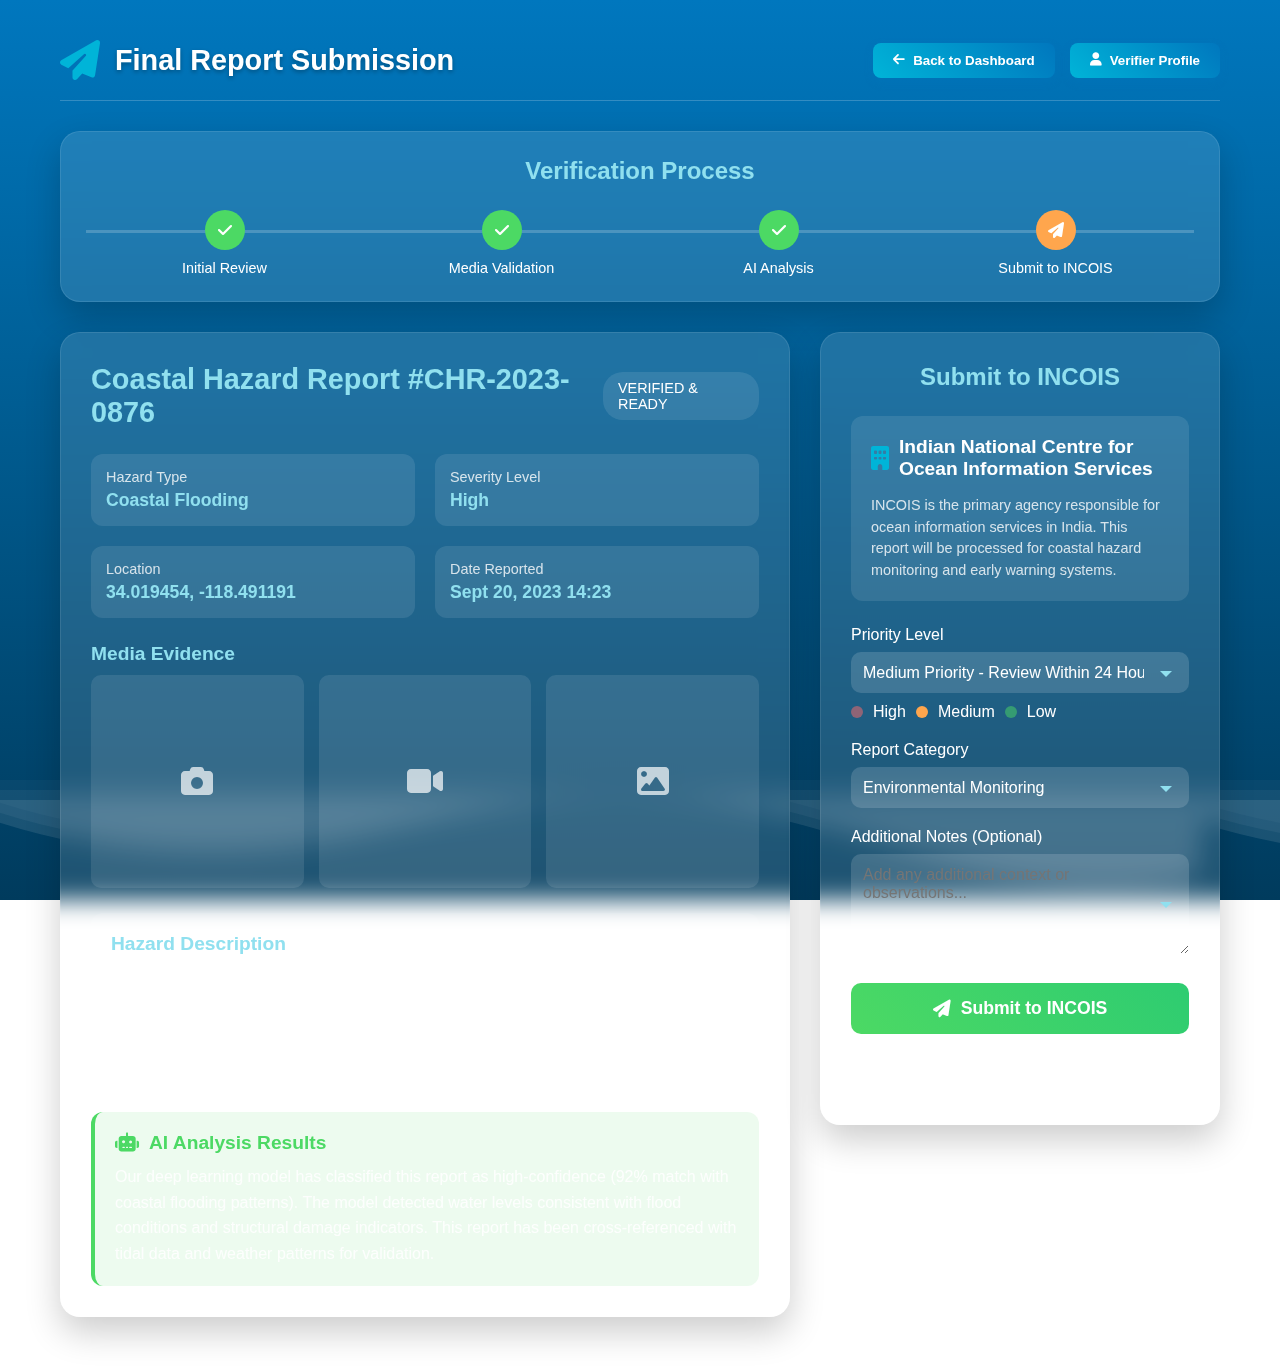
<file: templates/verifier/report_detail.html>
<!DOCTYPE html>
<html lang="en">
<head>
    <meta charset="UTF-8">
    <meta name="viewport" content="width=device-width, initial-scale=1.0">
    <title>Final Report Submission - INCOIS</title>
    <link rel="stylesheet" href="https://cdnjs.cloudflare.com/ajax/libs/font-awesome/6.4.0/css/all.min.css">
    <style>
        * {
            margin: 0;
            padding: 0;
            box-sizing: border-box;
            font-family: 'Segoe UI', Tahoma, Geneva, Verdana, sans-serif;
        }
        
        body {
            background: linear-gradient(to bottom, #0077be, #005a8e, #003b5d);
            background-attachment: fixed;
            color: white;
            min-height: 100vh;
        }
        
        .container {
            max-width: 1200px;
            margin: 0 auto;
            padding: 20px;
        }
        
        /* Header Styles */
        header {
            display: flex;
            align-items: center;
            justify-content: space-between;
            padding: 20px 0;
            margin-bottom: 30px;
            border-bottom: 1px solid rgba(255, 255, 255, 0.2);
        }
        
        .logo {
            display: flex;
            align-items: center;
            gap: 15px;
        }
        
        .logo-icon {
            font-size: 2.5rem;
            color: #00b4d8;
            animation: pulse 2s infinite;
        }
        
        @keyframes pulse {
            0% { transform: scale(1); }
            50% { transform: scale(1.1); }
            100% { transform: scale(1); }
        }
        
        .logo-text {
            font-size: 1.8rem;
            font-weight: 700;
            text-shadow: 0 2px 4px rgba(0,0,0,0.3);
        }
        
        .user-actions {
            display: flex;
            gap: 15px;
        }
        
        .btn {
            padding: 10px 20px;
            border-radius: 8px;
            border: none;
            cursor: pointer;
            font-weight: 600;
            transition: all 0.3s ease;
            display: flex;
            align-items: center;
            gap: 8px;
        }
        
        .btn-primary {
            background: linear-gradient(45deg, #00b4d8, #0077be);
            color: white;
            box-shadow: 0 4px 8px rgba(0, 119, 190, 0.3);
        }
        
        .btn-primary:hover {
            background: linear-gradient(45deg, #0096c7, #005b8a);
            transform: translateY(-2px);
            box-shadow: 0 6px 12px rgba(0, 119, 190, 0.4);
        }
        
        .btn-success {
            background: linear-gradient(45deg, #4cd964, #2ecc71);
            color: white;
        }
        
        .btn-warning {
            background: linear-gradient(45deg, #ffa64d, #ff9500);
            color: white;
        }
        
        /* Verification Steps - Moved to top */
        .verification-steps {
            background: rgba(255, 255, 255, 0.12);
            backdrop-filter: blur(12px);
            border-radius: 20px;
            padding: 25px;
            box-shadow: 0 15px 35px rgba(0, 0, 0, 0.2);
            border: 1px solid rgba(255, 255, 255, 0.1);
            margin-bottom: 30px;
        }
        
        .steps-title {
            font-size: 1.5rem;
            margin-bottom: 25px;
            color: #90e0ef;
            text-align: center;
        }
        
        .steps-container {
            display: flex;
            justify-content: space-between;
            position: relative;
        }
        
        .steps-container::before {
            content: '';
            position: absolute;
            top: 20px;
            left: 0;
            right: 0;
            height: 3px;
            background: rgba(255, 255, 255, 0.2);
            z-index: 1;
        }
        
        .step {
            display: flex;
            flex-direction: column;
            align-items: center;
            position: relative;
            z-index: 2;
            flex: 1;
        }
        
        .step-icon {
            width: 40px;
            height: 40px;
            border-radius: 50%;
            background: #00b4d8;
            display: flex;
            align-items: center;
            justify-content: center;
            margin-bottom: 10px;
        }
        
        .step.completed .step-icon {
            background: #4cd964;
        }
        
        .step.active .step-icon {
            background: #ffa64d;
            animation: pulse 2s infinite;
        }
        
        .step-label {
            font-size: 0.9rem;
            text-align: center;
        }
        
        /* Main Content Styles */
        .submission-container {
            display: grid;
            grid-template-columns: 1fr 400px;
            gap: 30px;
        }
        
        @media (max-width: 900px) {
            .submission-container {
                grid-template-columns: 1fr;
            }
        }
        
        /* Report Summary Section */
        .report-summary {
            background: rgba(255, 255, 255, 0.12);
            backdrop-filter: blur(12px);
            border-radius: 20px;
            padding: 30px;
            box-shadow: 0 15px 35px rgba(0, 0, 0, 0.2);
            border: 1px solid rgba(255, 255, 255, 0.1);
            margin-bottom: 30px;
        }
        
        .summary-header {
            display: flex;
            justify-content: space-between;
            align-items: center;
            margin-bottom: 25px;
        }
        
        .summary-title {
            font-size: 1.8rem;
            color: #90e0ef;
        }
        
        .report-id {
            background: rgba(255, 255, 255, 0.1);
            padding: 8px 15px;
            border-radius: 20px;
            font-size: 0.9rem;
        }
        
        .summary-grid {
            display: grid;
            grid-template-columns: repeat(2, 1fr);
            gap: 20px;
            margin-bottom: 25px;
        }
        
        @media (max-width: 600px) {
            .summary-grid {
                grid-template-columns: 1fr;
            }
        }
        
        .summary-item {
            background: rgba(255, 255, 255, 0.1);
            border-radius: 12px;
            padding: 15px;
        }
        
        .summary-label {
            font-size: 0.9rem;
            opacity: 0.8;
            margin-bottom: 5px;
        }
        
        .summary-value {
            font-size: 1.1rem;
            font-weight: 600;
            color: #90e0ef;
        }
        
        .media-previews {
            display: grid;
            grid-template-columns: repeat(3, 1fr);
            gap: 15px;
            margin-bottom: 25px;
        }
        
        .media-preview {
            border-radius: 10px;
            overflow: hidden;
            aspect-ratio: 1;
            background: rgba(255, 255, 255, 0.1);
            display: flex;
            align-items: center;
            justify-content: center;
            cursor: pointer;
            transition: transform 0.3s ease;
        }
        
        .media-preview:hover {
            transform: scale(1.05);
        }
        
        .media-preview img {
            width: 100%;
            height: 100%;
            object-fit: cover;
        }
        
        .media-icon {
            font-size: 2rem;
            opacity: 0.7;
        }
        
        .description-box {
            background: rgba(255, 255, 255, 0.1);
            border-radius: 12px;
            padding: 20px;
            margin-bottom: 25px;
        }
        
        .description-title {
            font-size: 1.2rem;
            margin-bottom: 10px;
            color: #90e0ef;
        }
        
        .description-text {
            line-height: 1.6;
            opacity: 0.9;
        }
        
        .ai-analysis {
            background: rgba(76, 217, 100, 0.1);
            border-radius: 12px;
            padding: 20px;
            border-left: 4px solid #4cd964;
        }
        
        .ai-title {
            font-size: 1.2rem;
            margin-bottom: 10px;
            color: #4cd964;
            display: flex;
            align-items: center;
            gap: 10px;
        }
        
        .ai-text {
            line-height: 1.6;
            opacity: 0.9;
        }
        
        /* Submission Panel */
        .submission-panel {
            background: rgba(255, 255, 255, 0.12);
            backdrop-filter: blur(12px);
            border-radius: 20px;
            padding: 30px;
            box-shadow: 0 15px 35px rgba(0, 0, 0, 0.2);
            border: 1px solid rgba(255, 255, 255, 0.1);
            height: fit-content;
            position: sticky;
            top: 20px;
        }
        
        .panel-title {
            font-size: 1.5rem;
            margin-bottom: 25px;
            color: #90e0ef;
            text-align: center;
        }
        
        .recipient-info {
            background: rgba(255, 255, 255, 0.1);
            border-radius: 12px;
            padding: 20px;
            margin-bottom: 25px;
        }
        
        .recipient-header {
            display: flex;
            align-items: center;
            gap: 10px;
            margin-bottom: 15px;
        }
        
        .recipient-icon {
            font-size: 1.5rem;
            color: #00b4d8;
        }
        
        .recipient-title {
            font-size: 1.2rem;
            font-weight: 600;
        }
        
        .recipient-details {
            font-size: 0.9rem;
            opacity: 0.8;
            line-height: 1.5;
        }
        
        .submission-options {
            margin-bottom: 25px;
        }
        
        .option-group {
            margin-bottom: 20px;
        }
        
        .option-group label {
            display: block;
            margin-bottom: 8px;
            font-weight: 500;
        }
        
        .option-group select, .option-group textarea {
            width: 100%;
            padding: 12px;
            border: none;
            border-radius: 10px;
            background: rgba(255, 255, 255, 0.15);
            color: white;
            font-size: 1rem;
            outline: none;
            appearance: none;
            -webkit-appearance: none;
            -moz-appearance: none;
            background-image: url("data:image/svg+xml,%3Csvg xmlns='http://www.w3.org/2000/svg' width='16' height='16' fill='%2390e0ef' viewBox='0 0 16 16'%3E%3Cpath d='M8 12L2 6h12L8 12z'/%3E%3C/svg%3E");
            background-repeat: no-repeat;
            background-position: right 15px center;
            background-size: 16px;
            padding-right: 45px;
        }
        
        /* Colored dropdown options for report category */
        .option-group select option {
            background: #005a8e !important;
            color: white !important;
            padding: 10px;
        }
        
        .option-group select option[value="emergency"] {
            background: #ff6b6b !important;
            color: white !important;
        }
        
        .option-group select option[value="monitoring"] {
            background: #4cd964 !important;
            color: white !important;
        }
        
        .option-group select option[value="research"] {
            background: #00b4d8 !important;
            color: white !important;
        }
        
        .option-group select option[value="public"] {
            background: #ffa64d !important;
            color: white !important;
        }
        
        /* For Firefox */
        .option-group select option:checked {
            background: #0077be !important;
        }
        
        /* For Webkit browsers */
        .option-group select option:checked {
            background: #0077be !important;
            color: white !important;
        }
        
        .option-group textarea {
            resize: vertical;
            min-height: 100px;
        }
        
        .priority-indicator {
            display: flex;
            align-items: center;
            gap: 10px;
            margin-top: 10px;
        }
        
        .priority-dot {
            width: 12px;
            height: 12px;
            border-radius: 50%;
        }
        
        .dot-high {
            background: #ff6b6b;
        }
        
        .dot-medium {
            background: #ffa64d;
        }
        
        .dot-low {
            background: #4cd964;
        }
        
        .submission-actions {
            display: flex;
            flex-direction: column;
            gap: 15px;
        }
        
        .action-btn {
            width: 100%;
            padding: 15px;
            border: none;
            border-radius: 10px;
            font-weight: 600;
            cursor: pointer;
            transition: all 0.3s ease;
            display: flex;
            align-items: center;
            justify-content: center;
            gap: 10px;
        }
        
        .action-btn:hover {
            transform: translateY(-2px);
        }
        
        .btn-submit {
            background: linear-gradient(45deg, #4cd964, #2ecc71);
            color: white;
            font-size: 1.1rem;
        }
        
        .btn-draft {
            background: rgba(255, 255, 255, 0.1);
            color: white;
        }
        
        /* Wave Animation */
        .wave {
            position: fixed;
            bottom: 0;
            left: 0;
            width: 100%;
            height: 100px;
            background: url('data:image/svg+xml;utf8,<svg xmlns="http://www.w3.org/2000/svg" viewBox="0 0 1200 120" preserveAspectRatio="none"><path d="M321.39,56.44c58-10.79,114.16-30.13,172-41.86,82.39-16.72,168.19-17.73,250.45-.39C823.78,31,906.67,72,985.66,92.83c70.05,18.48,146.53,26.09,214.34,3V0H0V27.35A600.21,600.21,0,0,0,321.39,56.44Z" fill="rgba(255,255,255,0.1)"></path></svg>');
            background-size: 1200px 100px;
            animation: wave 12s linear infinite;
            z-index: -1;
        }
        
        .wave:nth-child(2) {
            bottom: 10px;
            opacity: 0.5;
            animation: wave 10s linear infinite reverse;
        }
        
        .wave:nth-child(3) {
            bottom: 20px;
            opacity: 0.3;
            animation: wave 8s linear infinite;
        }
        
        @keyframes wave {
            0% { background-position-x: 0; }
            100% { background-position-x: 1200px; }
        }
        
        /* Modal */
        .modal {
            position: fixed;
            top: 0;
            left: 0;
            width: 100%;
            height: 100%;
            background: rgba(0, 0, 0, 0.7);
            display: flex;
            align-items: center;
            justify-content: center;
            z-index: 1000;
            opacity: 0;
            visibility: hidden;
            transition: all 0.3s ease;
        }
        
        .modal.show {
            opacity: 1;
            visibility: visible;
        }
        
        .modal-content {
            background: linear-gradient(to bottom, #0077be, #005a8e);
            border-radius: 16px;
            padding: 30px;
            width: 90%;
            max-width: 500px;
            box-shadow: 0 15px 35px rgba(0, 0, 0, 0.3);
            position: relative;
            text-align: center;
        }
        
        .modal-icon {
            font-size: 4rem;
            color: #4cd964;
            margin-bottom: 20px;
        }
        
        .modal-title {
            font-size: 1.8rem;
            margin-bottom: 15px;
            color: #90e0ef;
        }
        
        .modal-text {
            margin-bottom: 25px;
            line-height: 1.6;
        }
        
        .modal-actions {
            display: flex;
            gap: 15px;
            justify-content: center;
        }
    </style>
</head>
<body>
    <div class="wave"></div>
    <div class="wave"></div>
    <div class="wave"></div>
    
    <div class="container">
        <header>
            <div class="logo">
                <i class="fas fa-paper-plane logo-icon"></i>
                <div class="logo-text">Final Report Submission</div>
            </div>
            <div class="user-actions">
                <button class="btn btn-primary" id="back-btn"><i class="fas fa-arrow-left"></i> Back to Dashboard</button>
                <button class="btn btn-primary" id="profile-btn"><i class="fas fa-user"></i> Verifier Profile</button>
            </div>
        </header>
        
        <!-- Verification Steps - Now at the top -->
        <div class="verification-steps">
            <h2 class="steps-title">Verification Process</h2>
            <div class="steps-container">
                <div class="step completed">
                    <div class="step-icon">
                        <i class="fas fa-check"></i>
                    </div>
                    <div class="step-label">Initial Review</div>
                </div>
                <div class="step completed">
                    <div class="step-icon">
                        <i class="fas fa-check"></i>
                    </div>
                    <div class="step-label">Media Validation</div>
                </div>
                <div class="step completed">
                    <div class="step-icon">
                        <i class="fas fa-check"></i>
                    </div>
                    <div class="step-label">AI Analysis</div>
                </div>
                <div class="step active">
                    <div class="step-icon">
                        <i class="fas fa-paper-plane"></i>
                    </div>
                    <div class="step-label">Submit to INCOIS</div>
                </div>
            </div>
        </div>
        
        <div class="submission-container">
            <div class="main-content">
                <div class="report-summary">
                    <div class="summary-header">
                        <h2 class="summary-title">Coastal Hazard Report #CHR-2023-0876</h2>
                        <div class="report-id">VERIFIED & READY</div>
                    </div>
                    
                    <div class="summary-grid">
                        <div class="summary-item">
                            <div class="summary-label">Hazard Type</div>
                            <div class="summary-value">Coastal Flooding</div>
                        </div>
                        <div class="summary-item">
                            <div class="summary-label">Severity Level</div>
                            <div class="summary-value">High</div>
                        </div>
                        <div class="summary-item">
                            <div class="summary-label">Location</div>
                            <div class="summary-value">34.019454, -118.491191</div>
                        </div>
                        <div class="summary-item">
                            <div class="summary-label">Date Reported</div>
                            <div class="summary-value">Sept 20, 2023 14:23</div>
                        </div>
                    </div>
                    
                    <h3 class="description-title">Media Evidence</h3>
                    <div class="media-previews">
                        <div class="media-preview">
                            <i class="fas fa-camera media-icon"></i>
                        </div>
                        <div class="media-preview">
                            <i class="fas fa-video media-icon"></i>
                        </div>
                        <div class="media-preview">
                            <i class="fas fa-image media-icon"></i>
                        </div>
                    </div>
                    
                    <div class="description-box">
                        <h3 class="description-title">Hazard Description</h3>
                        <p class="description-text">
                            Significant flooding observed along the coastline with water levels reaching approximately 2 feet above normal. 
                            Several beach access points are currently inaccessible. Local authorities have been notified and are monitoring 
                            the situation. The flooding appears to be related to the recent storm system affecting the region.
                        </p>
                    </div>
                    
                    <div class="ai-analysis">
                        <h3 class="ai-title"><i class="fas fa-robot"></i> AI Analysis Results</h3>
                        <p class="ai-text">
                            Our deep learning model has classified this report as high-confidence (92% match with coastal flooding patterns). 
                            The model detected water levels consistent with flood conditions and structural damage indicators. 
                            This report has been cross-referenced with tidal data and weather patterns for validation.
                        </p>
                    </div>
                </div>
            </div>
            
            <div class="submission-panel">
                <h2 class="panel-title">Submit to INCOIS</h2>
                
                <div class="recipient-info">
                    <div class="recipient-header">
                        <i class="fas fa-building recipient-icon"></i>
                        <div class="recipient-title">Indian National Centre for Ocean Information Services</div>
                    </div>
                    <p class="recipient-details">
                        INCOIS is the primary agency responsible for ocean information services in India. 
                        This report will be processed for coastal hazard monitoring and early warning systems.
                    </p>
                </div>
                
                <div class="submission-options">
                    <div class="option-group">
                        <label for="priority">Priority Level</label>
                        <select id="priority">
                            <option value="high">High Priority - Immediate Action Required</option>
                            <option value="medium" selected>Medium Priority - Review Within 24 Hours</option>
                            <option value="low">Low Priority - Routine Monitoring</option>
                        </select>
                        <div class="priority-indicator">
                            <div class="priority-dot dot-high"></div>
                            <span>High</span>
                            <div class="priority-dot dot-medium"></div>
                            <span>Medium</span>
                            <div class="priority-dot dot-low"></div>
                            <span>Low</span>
                        </div>
                    </div>
                    
                    <div class="option-group">
                        <label for="category">Report Category</label>
                        <select id="category">
                            <option value="emergency">Emergency Response</option>
                            <option value="monitoring" selected>Environmental Monitoring</option>
                            <option value="research">Research Data</option>
                            <option value="public">Public Awareness</option>
                        </select>
                    </div>
                    
                    <div class="option-group">
                        <label for="notes">Additional Notes (Optional)</label>
                        <textarea id="notes" placeholder="Add any additional context or observations..."></textarea>
                    </div>
                </div>
                
                <div class="submission-actions">
                    <button class="action-btn btn-submit" id="submit-btn">
                        <i class="fas fa-paper-plane"></i> Submit to INCOIS
                    </button>
                    <button class="action-btn btn-draft" id="save-draft">
                        <i class="fas fa-save"></i> Save as Draft
                    </button>
                </div>
            </div>
        </div>
    </div>
    
    <!-- Success Modal -->
    <div class="modal" id="success-modal">
        <div class="modal-content">
            <div class="modal-icon">
                <i class="fas fa-check-circle"></i>
            </div>
            <h2 class="modal-title">Report Submitted Successfully!</h2>
            <p class="modal-text">
                Your coastal hazard report has been submitted to INCOIS for processing. 
                The report will now be integrated into their monitoring systems and early warning protocols.
            </p>
            <div class="modal-actions">
                <button class="btn btn-primary" id="modal-ok">OK</button>
                <button class="btn btn-draft" id="modal-new">Submit Another Report</button>
            </div>
        </div>
    </div>

    <script>
        // Initialize the page
        document.addEventListener('DOMContentLoaded', function() {
            // Update priority indicator based on selection
            const prioritySelect = document.getElementById('priority');
            const priorityDots = document.querySelectorAll('.priority-dot');
            
            function updatePriorityIndicator() {
                priorityDots.forEach(dot => {
                    dot.style.opacity = '0.5';
                });
                
                if (prioritySelect.value === 'high') {
                    document.querySelector('.dot-high').style.opacity = '1';
                } else if (prioritySelect.value === 'medium') {
                    document.querySelector('.dot-medium').style.opacity = '1';
                } else {
                    document.querySelector('.dot-low').style.opacity = '1';
                }
            }
            
            prioritySelect.addEventListener('change', updatePriorityIndicator);
            updatePriorityIndicator();
            
            // Submit button functionality
            document.getElementById('submit-btn').addEventListener('click', function() {
                document.getElementById('success-modal').classList.add('show');
            });
            
            // Save draft button functionality
            document.getElementById('save-draft').addEventListener('click', function() {
                alert('Report saved as draft. You can return to complete submission later.');
            });
            
            // Modal actions
            document.getElementById('modal-ok').addEventListener('click', function() {
                document.getElementById('success-modal').classList.remove('show');
                // In a real app, this would redirect to the dashboard
                alert('Returning to verification dashboard...');
            });
            
            document.getElementById('modal-new').addEventListener('click', function() {
                document.getElementById('success-modal').classList.remove('show');
                // In a real app, this would redirect to the reports list
                alert('Loading next report for verification...');
            });
            
            // Back button functionality
            document.getElementById('back-btn').addEventListener('click', function() {
                // In a real app, this would go back to the previous page
                alert('Returning to verification dashboard...');
            });
        });
    </script>
</body>
</html>
</file>
<file: static/css/success.css>
* {
            margin: 0;
            padding: 0;
            box-sizing: border-box;
            font-family: 'Segoe UI', Tahoma, Geneva, Verdana, sans-serif;
        }
        
        body {
            background: linear-gradient(to bottom, #0077be, #005a8e, #003b5d);
            background-attachment: fixed;
            color: white;
            min-height: 100vh;
            padding: 20px;
            display: flex;
            flex-direction: column;
        }
        
        .container {
            max-width: 1100px;
            margin: 0 auto;
            width: 100%;
            flex: 1;
            display: flex;
            flex-direction: column;
        }
        
        /* Header Styles */
        header {
            display: flex;
            align-items: center;
            justify-content: space-between;
            padding: 20px 0;
            margin-bottom: 30px;
            border-bottom: 1px solid rgba(255, 255, 255, 0.2);
        }
        
        .logo {
            display: flex;
            align-items: center;
            gap: 15px;
        }
        
        .logo-icon {
            font-size: 2.5rem;
            color: #00b4d8;
            animation: pulse 2s infinite;
        }
        
        @keyframes pulse {
            0% { transform: scale(1); }
            50% { transform: scale(1.1); }
            100% { transform: scale(1); }
        }
        
        .logo-text {
            font-size: 1.8rem;
            font-weight: 700;
            text-shadow: 0 2px 4px rgba(0,0,0,0.3);
        }
        
        .user-actions {
            display: flex;
            gap: 15px;
        }
        
        .btn {
            padding: 10px 20px;
            border-radius: 8px;
            border: none;
            cursor: pointer;
            font-weight: 600;
            transition: all 0.3s ease;
            display: flex;
            align-items: center;
            gap: 8px;
        }
        
        .btn-primary {
            background: linear-gradient(45deg, #00b4d8, #0077be);
            color: white;
            box-shadow: 0 4px 8px rgba(0, 119, 190, 0.3);
        }
        
        .btn-primary:hover {
            background: linear-gradient(45deg, #0096c7, #005b8a);
            transform: translateY(-2px);
            box-shadow: 0 6px 12px rgba(0, 119, 190, 0.4);
        }
        
        /* Success Content Styles */
        .success-content {
            flex: 1;
            display: flex;
            flex-direction: column;
            align-items: center;
            justify-content: center;
            text-align: center;
            padding: 40px 20px;
        }
        
        .success-icon {
            width: 120px;
            height: 120px;
            background: linear-gradient(45deg, #4cd964, #2ecc71);
            border-radius: 50%;
            display: flex;
            align-items: center;
            justify-content: center;
            margin-bottom: 30px;
            box-shadow: 0 10px 25px rgba(46, 204, 113, 0.4);
            animation: successScale 1s ease;
        }
        
        @keyframes successScale {
            0% { transform: scale(0); opacity: 0; }
            70% { transform: scale(1.2); opacity: 1; }
            100% { transform: scale(1); opacity: 1; }
        }
        
        .success-icon i {
            font-size: 4rem;
            color: white;
        }
        
        .success-title {
            font-size: 2.8rem;
            margin-bottom: 20px;
            color: white;
            text-shadow: 0 2px 4px rgba(0,0,0,0.3);
            animation: fadeIn 1s ease;
        }
        
        .success-message {
            font-size: 1.2rem;
            max-width: 700px;
            margin-bottom: 40px;
            line-height: 1.6;
            opacity: 0.9;
            animation: fadeIn 1.5s ease;
        }
        
        .success-actions {
            display: flex;
            gap: 20px;
            margin-bottom: 50px;
            animation: fadeIn 2s ease;
        }
        
        .btn-large {
            padding: 15px 30px;
            font-size: 1.1rem;
        }
        
        .btn-outline {
            background: transparent;
            border: 2px solid #00b4d8;
            color: #00b4d8;
        }
        
        .btn-outline:hover {
            background: rgba(0, 180, 216, 0.1);
        }
        
        .impact-stats {
            display: flex;
            justify-content: center;
            gap: 40px;
            margin-top: 30px;
            animation: fadeIn 2.5s ease;
        }
        
        .stat-item {
            background: rgba(255, 255, 255, 0.1);
            padding: 25px;
            border-radius: 16px;
            min-width: 200px;
            box-shadow: 0 8px 16px rgba(0, 0, 0, 0.1);
            transition: transform 0.3s ease;
        }
        
        .stat-item:hover {
            transform: translateY(-5px);
        }
        
        .stat-number {
            font-size: 2.5rem;
            font-weight: 700;
            color: #90e0ef;
            margin-bottom: 10px;
        }
        
        .stat-label {
            font-size: 1rem;
            opacity: 0.9;
        }
        
        /* Celebration Elements */
        .celebration {
            position: fixed;
            top: 0;
            left: 0;
            width: 100%;
            height: 100%;
            pointer-events: none;
            z-index: 100;
        }
        
        .confetti {
            position: absolute;
            width: 10px;
            height: 10px;
            background: #f0f;
            opacity: 0.8;
            animation: fall linear forwards;
        }
        
        @keyframes fall {
            to {
                transform: translateY(100vh) rotate(360deg);
                opacity: 0;
            }
        }
        
        .ocean-life {
            position: fixed;
            bottom: 0;
            left: 0;
            width: 100%;
            height: 100px;
            pointer-events: none;
            z-index: -1;
        }
        
        .dolphin, .turtle {
            position: absolute;
            font-size: 2rem;
            bottom: 20px;
            opacity: 0.7;
            animation: swim 20s linear infinite;
        }
        
        .dolphin {
            animation-delay: 0s;
        }
        
        .turtle {
            animation-delay: 5s;
            bottom: 40px;
        }
        
        @keyframes swim {
            0% { left: -50px; }
            100% { left: 100%; }
        }
        
        @keyframes fadeIn {
            from { opacity: 0; transform: translateY(20px); }
            to { opacity: 1; transform: translateY(0); }
        }
        
        /* Footer Styles */
        footer {
            text-align: center;
            padding: 30px 0;
            margin-top: 50px;
            border-top: 1px solid rgba(255, 255, 255, 0.2);
        }
        
        .footer-text {
            opacity: 0.8;
            font-size: 0.9rem;
        }
        
        /* Wave Animation */
        .wave {
            position: fixed;
            bottom: 0;
            left: 0;
            width: 100%;
            height: 100px;
            background: url('data:image/svg+xml;utf8,<svg xmlns="http://www.w3.org/2000/svg" viewBox="0 0 1200 120" preserveAspectRatio="none"><path d="M321.39,56.44c58-10.79,114.16-30.13,172-41.86,82.39-16.72,168.19-17.73,250.45-.39C823.78,31,906.67,72,985.66,92.83c70.05,18.48,146.53,26.09,214.34,3V0H0V27.35A600.21,600.21,0,0,0,321.39,56.44Z" fill="rgba(255,255,255,0.1)"></path></svg>');
            background-size: 1200px 100px;
            animation: wave 12s linear infinite;
            z-index: -1;
        }
        
        .wave:nth-child(2) {
            bottom: 10px;
            opacity: 0.5;
            animation: wave 10s linear infinite reverse;
        }
        
        .wave:nth-child(3) {
            bottom: 20px;
            opacity: 0.3;
            animation: wave 8s linear infinite;
        }
        
        @keyframes wave {
            0% { background-position-x: 0; }
            100% { background-position-x: 1200px; }
        }
        
        /* Responsive Design */
        @media (max-width: 768px) {
            .success-title {
                font-size: 2.2rem;
            }
            
            .success-message {
                font-size: 1.1rem;
            }
            
            .impact-stats {
                flex-direction: column;
                align-items: center;
                gap: 20px;
            }
            
            .success-actions {
                flex-direction: column;
                gap: 15px;
            }
            
            header {
                flex-direction: column;
                gap: 15px;
                text-align: center;
            }
        }
</file>
<file: static/css/user.css>
* {
            margin: 0;
            padding: 0;
            box-sizing: border-box;
            font-family: 'Segoe UI', Tahoma, Geneva, Verdana, sans-serif;
        }
        
        body {
            background: linear-gradient(to bottom, #0077be, #005a8e, #003b5d);
            background-attachment: fixed;
            color: white;
            min-height: 100vh;
            padding: 20px;
        }
        
        .container {
            max-width: 1100px;
            margin: 0 auto;
        }
        
        /* Header Styles */
        header {
            display: flex;
            align-items: center;
            justify-content: space-between;
            padding: 20px 0;
            margin-bottom: 30px;
            border-bottom: 1px solid rgba(255, 255, 255, 0.2);
        }
        
        .logo {
            display: flex;
            align-items: center;
            gap: 15px;
        }
        
        .logo-icon {
            font-size: 2.5rem;
            color: #00b4d8;
            animation: pulse 2s infinite;
        }
        
        @keyframes pulse {
            0% { transform: scale(1); }
            50% { transform: scale(1.1); }
            100% { transform: scale(1); }
        }
        
        .logo-text {
            font-size: 1.8rem;
            font-weight: 700;
            text-shadow: 0 2px 4px rgba(0,0,0,0.3);
        }
        
        .user-actions {
            display: flex;
            gap: 15px;
        }
        
        .btn {
            padding: 10px 20px;
            border-radius: 8px;
            border: none;
            cursor: pointer;
            font-weight: 600;
            transition: all 0.3s ease;
            display: flex;
            align-items: center;
            gap: 8px;
        }
        
        .btn-primary {
            background: linear-gradient(45deg, #00b4d8, #0077be);
            color: white;
            box-shadow: 0 4px 8px rgba(0, 119, 190, 0.3);
        }
        
        .btn-primary:hover {
            background: linear-gradient(45deg, #0096c7, #005b8a);
            transform: translateY(-2px);
            box-shadow: 0 6px 12px rgba(0, 119, 190, 0.4);
        }
        
        /* Main Content Styles */
        .main-content {
            display: grid;
            grid-template-columns: 1.2fr 0.8fr;
            gap: 30px;
            margin-bottom: 40px;
        }
        
        @media (max-width: 900px) {
            .main-content {
                grid-template-columns: 1fr;
            }
        }
        
        .report-form {
            background: rgba(255, 255, 255, 0.12);
            backdrop-filter: blur(12px);
            border-radius: 20px;
            padding: 30px;
            box-shadow: 0 15px 35px rgba(0, 0, 0, 0.2);
            border: 1px solid rgba(255, 255, 255, 0.1);
        }
        
        .form-title {
            font-size: 1.8rem;
            margin-bottom: 25px;
            text-align: center;
            color: #90e0ef;
            text-shadow: 0 2px 4px rgba(0,0,0,0.2);
        }
        
        .form-group {
            margin-bottom: 20px;
        }
        
        .form-group label {
            display: block;
            margin-bottom: 8px;
            font-weight: 500;
        }
        
        .form-group select, 
        .form-group textarea {
            width: 100%;
            padding: 15px;
            border: none;
            border-radius: 12px;
            background: rgba(255, 255, 255, 0.15);
            color: white;
            font-size: 1rem;
            outline: none;
            transition: all 0.3s ease;
        }
        
        .form-group select:focus, 
        .form-group textarea:focus {
            background: rgba(255, 255, 255, 0.2);
            box-shadow: 0 0 0 2px rgba(144, 224, 239, 0.5);
        }
        
        .char-counter {
            text-align: right;
            font-size: 0.8rem;
            margin-top: 5px;
            opacity: 0.8;
        }
        
        .location-section {
            display: flex;
            flex-direction: column;
            gap: 10px;
            margin-bottom: 20px;
        }
        
        .location-btn {
            display: flex;
            align-items: center;
            gap: 10px;
            background: linear-gradient(45deg, rgba(0, 180, 216, 0.4), rgba(0, 119, 190, 0.4));
            border: none;
            padding: 12px 20px;
            border-radius: 12px;
            color: white;
            cursor: pointer;
            transition: all 0.3s ease;
        }
        
        .location-btn:hover {
            background: linear-gradient(45deg, rgba(0, 180, 216, 0.6), rgba(0, 119, 190, 0.6));
        }
        
        .location-status {
            padding: 10px;
            background: rgba(255, 255, 255, 0.1);
            border-radius: 8px;
            font-size: 0.9rem;
            min-height: 40px;
            display: flex;
            align-items: center;
            gap: 10px;
        }
        
        /* Media Upload Styles */
        .media-upload {
            margin-bottom: 25px;
        }
        
        .upload-label {
            display: block;
            margin-bottom: 8px;
            font-weight: 500;
        }
        
        .upload-area {
            border: 2px dashed rgba(255, 255, 255, 0.3);
            border-radius: 12px;
            padding: 30px;
            text-align: center;
            cursor: pointer;
            transition: all 0.3s ease;
            position: relative;
            overflow: hidden;
        }
        
        .upload-area:hover {
            border-color: rgba(144, 224, 239, 0.7);
            background: rgba(255, 255, 255, 0.05);
        }
        
        .upload-area::before {
            content: '';
            position: absolute;
            top: -50%;
            left: -50%;
            width: 200%;
            height: 200%;
            background: linear-gradient(to bottom right, rgba(255,255,255,0.1), transparent);
            transform: rotate(30deg);
            pointer-events: none;
        }
        
        .upload-icon {
            font-size: 2.5rem;
            margin-bottom: 15px;
            color: #90e0ef;
        }
        
        .upload-text {
            margin-bottom: 10px;
            font-weight: 500;
        }
        
        .file-types {
            font-size: 0.9rem;
            opacity: 0.8;
        }
        
        .file-input {
            display: none;
        }
        
        .preview-container {
            display: grid;
            grid-template-columns: repeat(auto-fill, minmax(100px, 1fr));
            gap: 10px;
            margin-top: 20px;
        }
        
        .preview-item {
            position: relative;
            border-radius: 8px;
            overflow: hidden;
            aspect-ratio: 1;
            box-shadow: 0 4px 8px rgba(0,0,0,0.2);
        }
        
        .preview-item img, 
        .preview-item video {
            width: 100%;
            height: 100%;
            object-fit: cover;
        }
        
        .remove-btn {
            position: absolute;
            top: 5px;
            right: 5px;
            background: rgba(0, 0, 0, 0.6);
            color: white;
            border: none;
            border-radius: 50%;
            width: 25px;
            height: 25px;
            cursor: pointer;
            display: flex;
            align-items: center;
            justify-content: center;
        }
        
        .submit-btn {
            width: 100%;
            padding: 15px;
            border: none;
            border-radius: 12px;
            background: linear-gradient(45deg, #00b4d8, #0077be);
            color: white;
            font-size: 1.1rem;
            font-weight: 600;
            cursor: pointer;
            transition: all 0.3s ease;
            box-shadow: 0 5px 15px rgba(0, 119, 190, 0.4);
            display: flex;
            align-items: center;
            justify-content: center;
            gap: 10px;
        }
        
        .submit-btn:hover {
            background: linear-gradient(45deg, #0096c7, #005b8a);
            transform: translateY(-2px);
            box-shadow: 0 8px 20px rgba(0, 119, 190, 0.5);
        }
        
        /* Status Panel Styles */
        .status-panel {
            background: rgba(255, 255, 255, 0.12);
            backdrop-filter: blur(12px);
            border-radius: 20px;
            padding: 30px;
            box-shadow: 0 15px 35px rgba(0, 0, 0, 0.2);
            height: fit-content;
            border: 1px solid rgba(255, 255, 255, 0.1);
        }
        
        .panel-title {
            font-size: 1.5rem;
            margin-bottom: 20px;
            color: #90e0ef;
            text-shadow: 0 2px 4px rgba(0,0,0,0.2);
        }
        
        .connection-status {
            display: flex;
            align-items: center;
            gap: 10px;
            margin-bottom: 25px;
            padding: 12px;
            border-radius: 12px;
            background: rgba(255, 255, 255, 0.1);
        }
        
        .status-icon {
            font-size: 1.5rem;
        }
        
        .online .status-icon {
            color: #4cd964;
            animation: blink 2s infinite;
        }
        
        @keyframes blink {
            0% { opacity: 1; }
            50% { opacity: 0.6; }
            100% { opacity: 1; }
        }
        
        .offline .status-icon {
            color: #ff3b30;
        }
        
        .recent-reports {
            margin-top: 30px;
        }
        
        .report-item {
            padding: 15px;
            background: rgba(255, 255, 255, 0.1);
            border-radius: 12px;
            margin-bottom: 15px;
            transition: all 0.3s ease;
            border-left: 4px solid #00b4d8;
        }
        
        .report-item:hover {
            background: rgba(255, 255, 255, 0.15);
            transform: translateX(5px);
        }
        
        .report-type {
            font-weight: 600;
            color: #90e0ef;
            margin-bottom: 5px;
            display: flex;
            align-items: center;
            gap: 8px;
        }
        
        .report-type i {
            font-size: 0.9rem;
        }
        
        .report-desc {
            margin-bottom: 8px;
            font-size: 0.95rem;
        }
        
        .report-date {
            font-size: 0.8rem;
            opacity: 0.7;
            display: flex;
            align-items: center;
            gap: 5px;
        }
        
        /* Footer Styles */
        footer {
            text-align: center;
            padding: 30px 0;
            margin-top: 50px;
            border-top: 1px solid rgba(255, 255, 255, 0.2);
        }
        
        .footer-text {
            opacity: 0.8;
            font-size: 0.9rem;
        }
        
        /* Wave Animation */
        .wave {
            position: fixed;
            bottom: 0;
            left: 0;
            width: 100%;
            height: 100px;
            background: url('data:image/svg+xml;utf8,<svg xmlns="http://www.w3.org/2000/svg" viewBox="0 0 1200 120" preserveAspectRatio="none"><path d="M321.39,56.44c58-10.79,114.16-30.13,172-41.86,82.39-16.72,168.19-17.73,250.45-.39C823.78,31,906.67,72,985.66,92.83c70.05,18.48,146.53,26.09,214.34,3V0H0V27.35A600.21,600.21,0,0,0,321.39,56.44Z" fill="rgba(255,255,255,0.1)"></path></svg>');
            background-size: 1200px 100px;
            animation: wave 12s linear infinite;
            z-index: -1;
        }
        
        .wave:nth-child(2) {
            bottom: 10px;
            opacity: 0.5;
            animation: wave 10s linear infinite reverse;
        }
        
        .wave:nth-child(3) {
            bottom: 20px;
            opacity: 0.3;
            animation: wave 8s linear infinite;
        }
        
        @keyframes wave {
            0% { background-position-x: 0; }
            100% { background-position-x: 1200px; }
        }
        
        /* Hazard type icons */
        .hazard-option {
            display: flex;
            align-items: center;
            gap: 10px;
        }
        
        /* Map preview */
        .map-preview {
            height: 200px;
            background: rgba(255, 255, 255, 0.1);
            border-radius: 12px;
            margin-top: 15px;
            display: flex;
            align-items: center;
            justify-content: center;
            overflow: hidden;
        }
        
        .map-placeholder {
            text-align: center;
            opacity: 0.7;
        }
        
        /* Notification */
        .notification {
            position: fixed;
            top: 20px;
            right: 20px;
            padding: 15px 20px;
            background: rgba(0, 180, 216, 0.9);
            color: white;
            border-radius: 8px;
            box-shadow: 0 5px 15px rgba(0,0,0,0.2);
            transform: translateX(100%);
            transition: transform 0.3s ease;
            z-index: 1000;
            display: flex;
            align-items: center;
            gap: 10px;
        }
        
        .notification.show {
            transform: translateX(0);
        }
</file>
